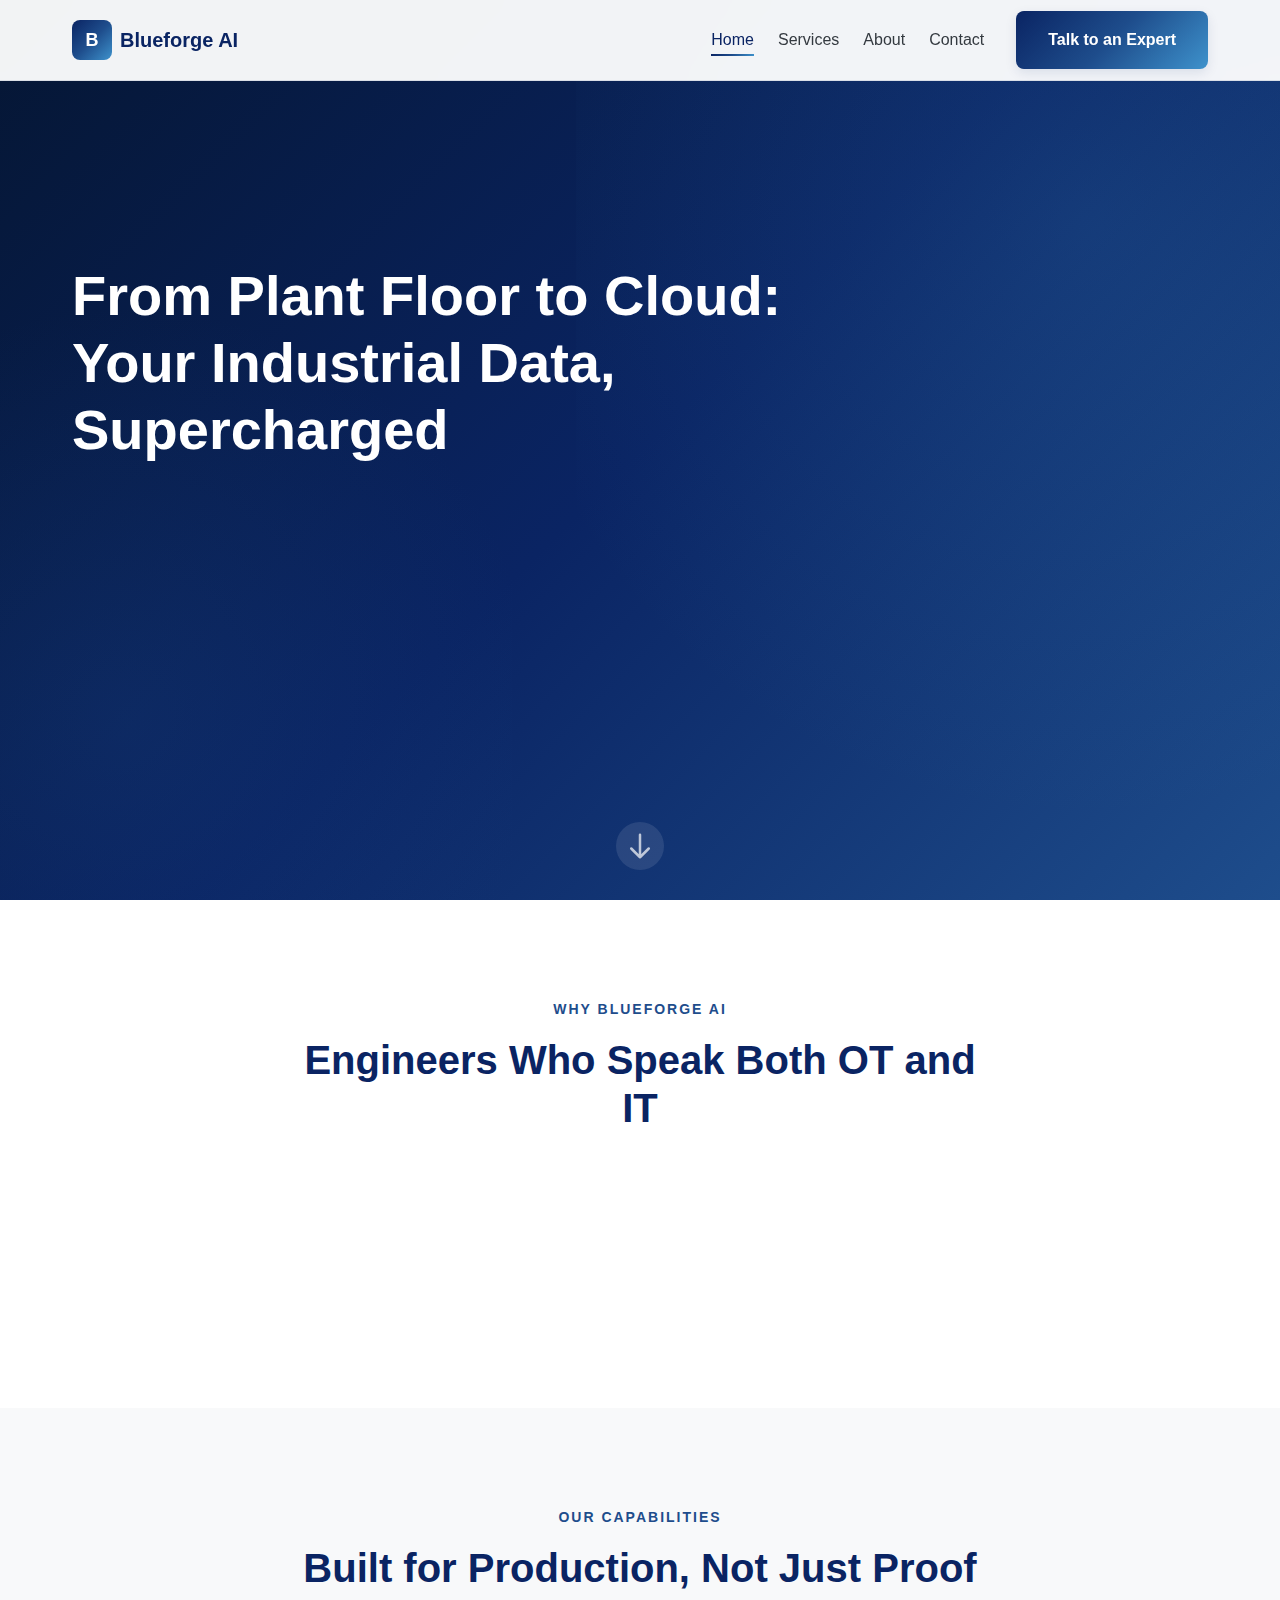
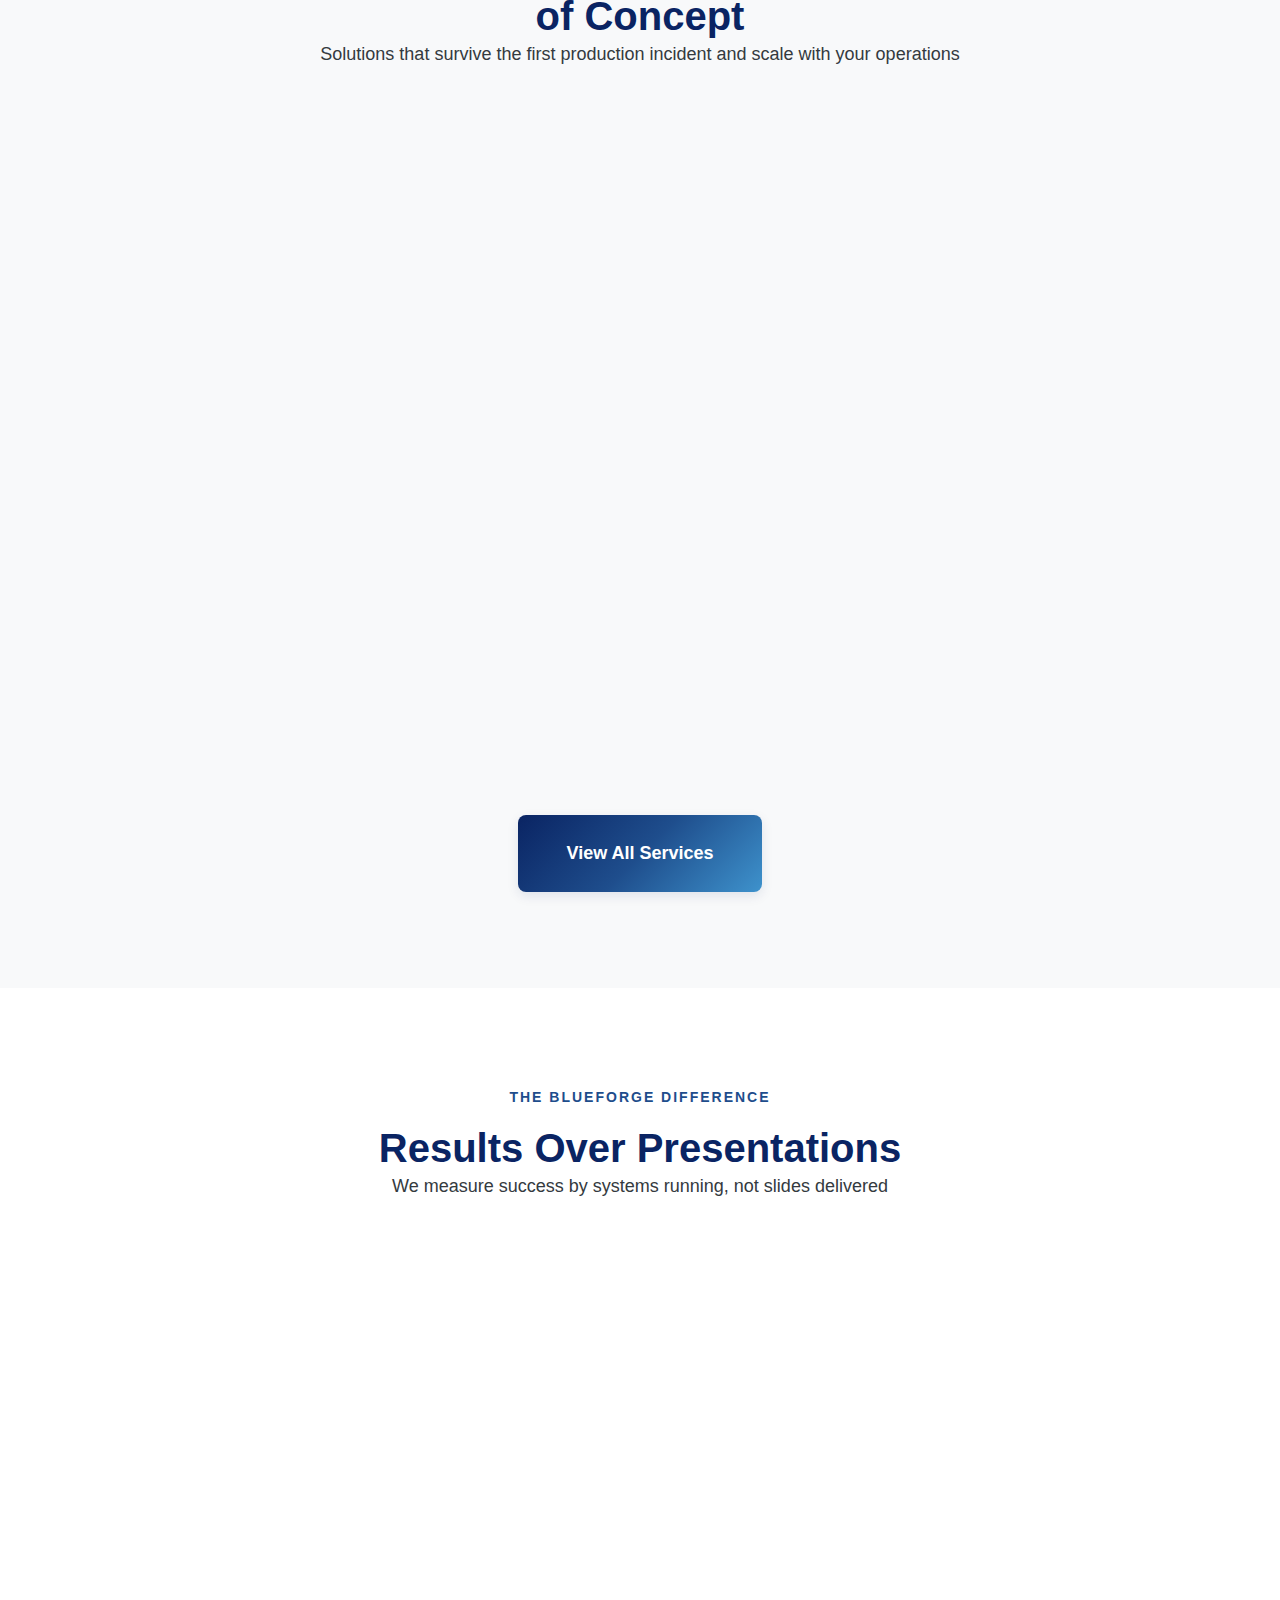
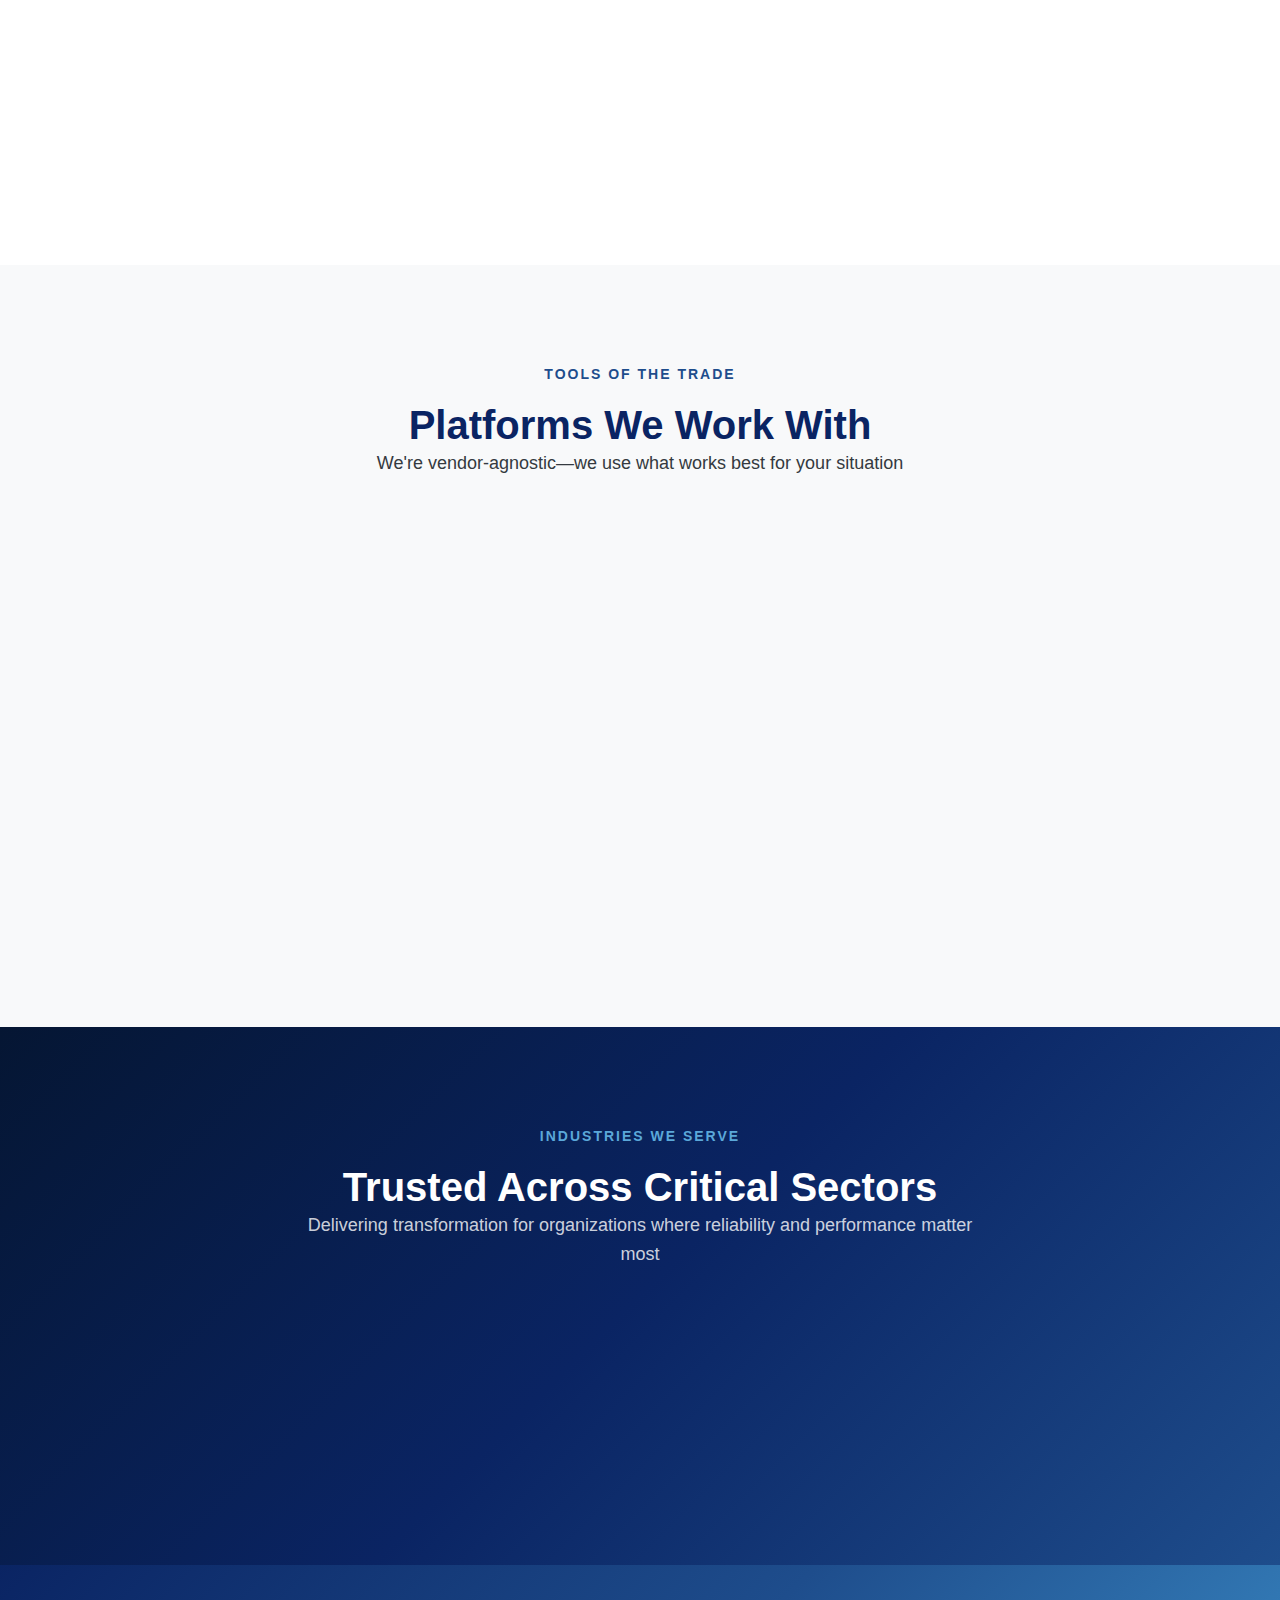
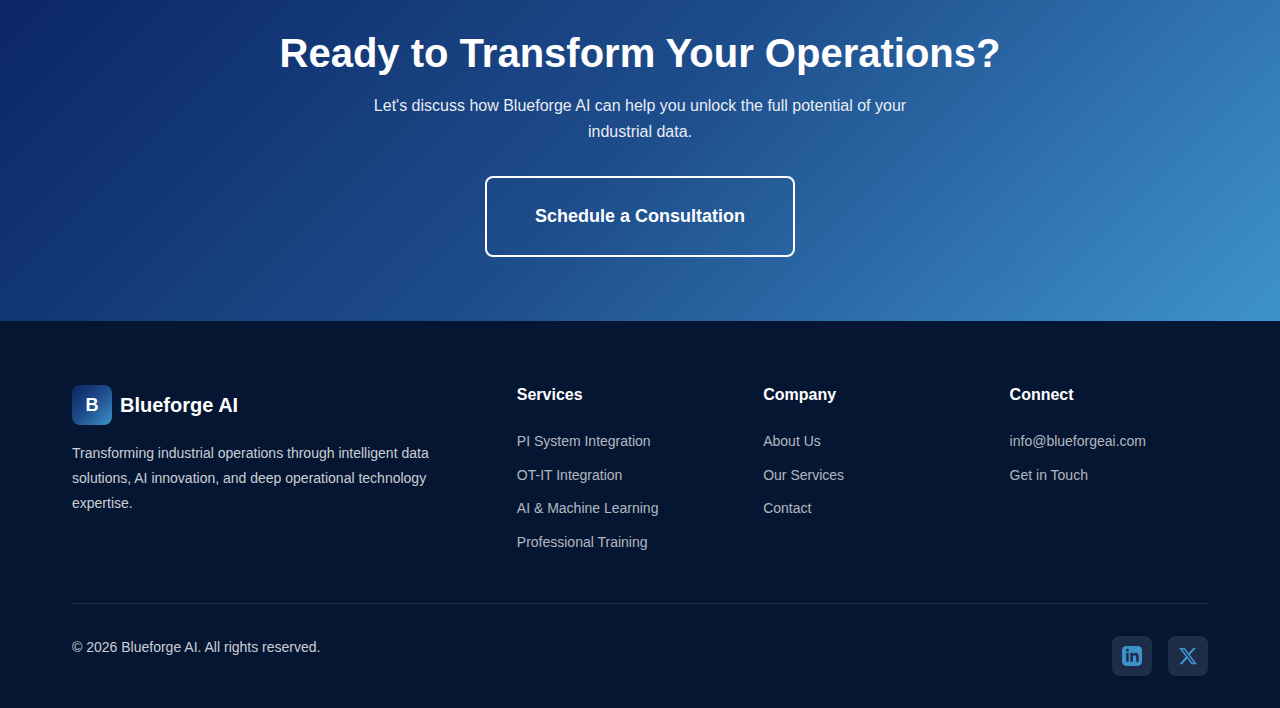
<file: index.html>
<!DOCTYPE html>
<html lang="en">

<head>
  <meta charset="UTF-8">
  <meta name="viewport" content="width=device-width, initial-scale=1.0">
  <meta http-equiv="X-UA-Compatible" content="IE=edge">

  <!-- Security Headers (for static hosting, configure in server/CDN) -->
  <meta http-equiv="Content-Security-Policy"
    content="default-src 'self'; script-src 'self' 'unsafe-inline' https://static.cloudflareinsights.com; style-src 'self' 'unsafe-inline' https://fonts.googleapis.com; font-src 'self' https://fonts.gstatic.com; img-src 'self' data: https:; connect-src 'self' https://api.web3forms.com https://cloudflareinsights.com;">
  <meta http-equiv="X-Content-Type-Options" content="nosniff">

  <meta http-equiv="Referrer-Policy" content="strict-origin-when-cross-origin">
  <meta http-equiv="Permissions-Policy" content="geolocation=(), microphone=(), camera=()">

  <!-- SEO Meta Tags -->
  <title>Blueforge AI | Industrial Digital Transformation & AI Solutions</title>
  <meta name="description"
    content="Blueforge AI delivers industrial digital transformation solutions including PI System integration, OT-IT connectivity, IIoT platforms, and AI/ML for manufacturing, utilities, and energy companies.">
  <meta name="keywords"
    content="industrial digital transformation, PI System, AVEVA, ThingWorx, IIoT, industrial AI, OT-IT integration, manufacturing, energy, utilities">
  <meta name="author" content="Blueforge AI">
  <meta name="robots" content="index, follow">
  <link rel="canonical" href="https://blueforgeai.com/">

  <!-- Open Graph / Social -->
  <meta property="og:type" content="website">
  <meta property="og:url" content="https://blueforgeai.com/">
  <meta property="og:title" content="Blueforge AI | Industrial Digital Transformation & AI Solutions">
  <meta property="og:description"
    content="Transform your industrial operations with data, AI, and intelligent automation. Expert PI System, IIoT, and industrial AI solutions.">
  <meta property="og:site_name" content="Blueforge AI">

  <!-- Twitter -->
  <meta name="twitter:card" content="summary_large_image">
  <meta name="twitter:title" content="Blueforge AI | Industrial Digital Transformation">
  <meta name="twitter:description"
    content="Transform your industrial operations with data, AI, and intelligent automation.">

  <!-- Favicon -->
  <link rel="icon" type="image/png" href="favicon.png">
  <link rel="apple-touch-icon" href="favicon.png">

  <!-- Fonts - Optimized Loading -->
  <link rel="preconnect" href="https://fonts.googleapis.com">
  <link rel="preconnect" href="https://fonts.gstatic.com" crossorigin>
  <link rel="preload" href="https://fonts.googleapis.com/css2?family=Inter:wght@400;500;600;700&display=swap" as="style"
    onload="this.onload=null;this.rel='stylesheet'">
  <noscript>
    <link rel="stylesheet" href="https://fonts.googleapis.com/css2?family=Inter:wght@400;500;600;700&display=swap">
  </noscript>

  <!-- Styles -->
  <link rel="stylesheet" href="css/styles.css">
  <link rel="stylesheet" href="css/animations.css">
  <link rel="stylesheet" href="css/security.css">
</head>

<body>
  <!-- Header -->
  <header class="header" role="banner">
    <div class="container">
      <a href="index.html" class="logo" aria-label="Blueforge AI Home">
        <span class="logo-icon">B</span>
        <span>Blueforge AI</span>
      </a>

      <nav class="nav" role="navigation" aria-label="Main navigation">
        <ul class="nav-links">
          <li><a href="index.html" class="nav-link active">Home</a></li>
          <li><a href="services.html" class="nav-link">Services</a></li>
          <li><a href="about.html" class="nav-link">About</a></li>
          <li><a href="contact.html" class="nav-link">Contact</a></li>
        </ul>
        <a href="contact.html" class="btn btn-primary">Talk to an Expert</a>

        <button class="mobile-toggle" aria-label="Toggle navigation" aria-expanded="false">
          <span></span>
          <span></span>
          <span></span>
        </button>
      </nav>
    </div>
  </header>

  <!-- Main Content -->
  <main id="main-content" role="main">

    <!-- Hero Section -->
    <section class="hero" id="hero">
      <div class="container">
        <div class="hero-content">
          <h1>From Plant Floor to Cloud: Your Industrial Data, Supercharged</h1>
          <p class="hero-subtitle">
            Stop drowning in disconnected data silos. We architect end-to-end data pipelines that connect
            your sensors, PLCs, and historians to modern analytics—delivering real-time visibility
            and predictive intelligence that actually moves the needle.
          </p>
          <div class="hero-cta">
            <a href="services.html" class="btn btn-primary btn-lg">Explore Our Services</a>
            <a href="contact.html" class="btn btn-outline btn-lg">Talk to an Expert</a>
          </div>
        </div>
      </div>

      <!-- Scroll Indicator -->
      <a href="#about-intro" class="scroll-indicator" aria-label="Scroll to learn more">
        <svg xmlns="http://www.w3.org/2000/svg" fill="none" viewBox="0 0 24 24" stroke="currentColor">
          <path stroke-linecap="round" stroke-linejoin="round" stroke-width="2" d="M19 14l-7 7m0 0l-7-7m7 7V3" />
        </svg>
      </a>
    </section>

    <!-- About Intro -->
    <section class="section" id="about-intro">
      <div class="container">
        <div class="section-header">
          <span class="section-label">Why Blueforge AI</span>
          <h2>Engineers Who Speak Both OT and IT</h2>
          <p class="fade-in">
            We're not just consultants—we're hands-on engineers who've spent years on plant floors,
            in control rooms, and building production systems. We understand that 99.9% uptime isn't
            a nice-to-have, it's the baseline. That's why we build robust, maintainable solutions
            that your team can actually support.
          </p>
        </div>
      </div>
    </section>

    <!-- Services Section -->
    <section class="section section-alt" id="services">
      <div class="container">
        <div class="section-header">
          <span class="section-label">Our Capabilities</span>
          <h2>Built for Production, Not Just Proof of Concept</h2>
          <p>Solutions that survive the first production incident and scale with your operations</p>
        </div>

        <div class="grid grid-3">
          <!-- Service Card 1 -->
          <article class="card service-card fade-in fade-in-delay-1">
            <div class="card-icon">
              <svg xmlns="http://www.w3.org/2000/svg" fill="none" viewBox="0 0 24 24" stroke="currentColor">
                <path stroke-linecap="round" stroke-linejoin="round" stroke-width="2"
                  d="M5 12h14M5 12a2 2 0 01-2-2V6a2 2 0 012-2h14a2 2 0 012 2v4a2 2 0 01-2 2M5 12a2 2 0 00-2 2v4a2 2 0 002 2h14a2 2 0 002-2v-4a2 2 0 00-2-2m-2-4h.01M17 16h.01" />
              </svg>
            </div>
            <h3>Historian Architecture</h3>
            <p>Right-sized deployments that balance cost with performance. We design data collection
              strategies that capture what matters without drowning your infrastructure in noise.</p>
          </article>

          <!-- Service Card 2 -->
          <article class="card service-card fade-in fade-in-delay-2">
            <div class="card-icon">
              <svg xmlns="http://www.w3.org/2000/svg" fill="none" viewBox="0 0 24 24" stroke="currentColor">
                <path stroke-linecap="round" stroke-linejoin="round" stroke-width="2"
                  d="M9 19v-6a2 2 0 00-2-2H5a2 2 0 00-2 2v6a2 2 0 002 2h2a2 2 0 002-2zm0 0V9a2 2 0 012-2h2a2 2 0 012 2v10m-6 0a2 2 0 002 2h2a2 2 0 002-2m0 0V5a2 2 0 012-2h2a2 2 0 012 2v14a2 2 0 01-2 2h-2a2 2 0 01-2-2z" />
              </svg>
            </div>
            <h3>Operator Dashboards</h3>
            <p>Displays that operators actually use. We build intuitive HMIs and dashboards that surface
              the right information at the right time—no training manual required.</p>
          </article>

          <!-- Service Card 3 -->
          <article class="card service-card fade-in fade-in-delay-3">
            <div class="card-icon">
              <svg xmlns="http://www.w3.org/2000/svg" fill="none" viewBox="0 0 24 24" stroke="currentColor">
                <path stroke-linecap="round" stroke-linejoin="round" stroke-width="2"
                  d="M8 9l3 3-3 3m5 0h3M5 20h14a2 2 0 002-2V6a2 2 0 00-2-2H5a2 2 0 00-2 2v12a2 2 0 002 2z" />
              </svg>
            </div>
            <h3>Data Bridge Engineering</h3>
            <p>Secure, reliable connections between shop floor and cloud. We handle the edge cases,
              network failures, and protocol translations that break most integrations.</p>
          </article>

          <!-- Service Card 4 -->
          <article class="card service-card fade-in fade-in-delay-4">
            <div class="card-icon">
              <svg xmlns="http://www.w3.org/2000/svg" fill="none" viewBox="0 0 24 24" stroke="currentColor">
                <path stroke-linecap="round" stroke-linejoin="round" stroke-width="2"
                  d="M9.75 17L9 20l-1 1h8l-1-1-.75-3M3 13h18M5 17h14a2 2 0 002-2V5a2 2 0 00-2-2H5a2 2 0 00-2 2v10a2 2 0 002 2z" />
              </svg>
            </div>
            <h3>Connected Operations</h3>
            <p>Turn your equipment into smart assets. We deploy edge analytics and cloud connectivity
              that work even when the network doesn't.
            </p>
          </article>

          <!-- Service Card 5 -->
          <article class="card service-card fade-in fade-in-delay-5">
            <div class="card-icon">
              <svg xmlns="http://www.w3.org/2000/svg" fill="none" viewBox="0 0 24 24" stroke="currentColor">
                <path stroke-linecap="round" stroke-linejoin="round" stroke-width="2"
                  d="M9.663 17h4.673M12 3v1m6.364 1.636l-.707.707M21 12h-1M4 12H3m3.343-5.657l-.707-.707m2.828 9.9a5 5 0 117.072 0l-.548.547A3.374 3.374 0 0014 18.469V19a2 2 0 11-4 0v-.531c0-.895-.356-1.754-.988-2.386l-.548-.547z" />
              </svg>
            </div>
            <h3>Predictive Intelligence</h3>
            <p>ML models trained on your process data, not generic benchmarks. We build models that
              understand your equipment, your products, and your edge cases.</p>
          </article>

          <!-- Service Card 6 -->
          <article class="card service-card fade-in fade-in-delay-6">
            <div class="card-icon">
              <svg xmlns="http://www.w3.org/2000/svg" fill="none" viewBox="0 0 24 24" stroke="currentColor">
                <path stroke-linecap="round" stroke-linejoin="round" stroke-width="2"
                  d="M12 6.253v13m0-13C10.832 5.477 9.246 5 7.5 5S4.168 5.477 3 6.253v13C4.168 18.477 5.754 18 7.5 18s3.332.477 4.5 1.253m0-13C13.168 5.477 14.754 5 16.5 5c1.747 0 3.332.477 4.5 1.253v13C19.832 18.477 18.247 18 16.5 18c-1.746 0-3.332.477-4.5 1.253" />
              </svg>
            </div>
            <h3>Team Enablement</h3>
            <p>We don't just build and leave. We train your team to own and extend the solutions,
              with documentation that engineers actually read.</p>
          </article>
        </div>

        <div class="text-center mt-xl">
          <a href="services.html" class="btn btn-primary btn-lg">View All Services</a>
        </div>
      </div>
    </section>

    <!-- Why Blueforge AI -->
    <section class="section" id="why-us">
      <div class="container">
        <div class="section-header">
          <span class="section-label">The Blueforge Difference</span>
          <h2>Results Over Presentations</h2>
          <p>We measure success by systems running, not slides delivered</p>
        </div>

        <div class="feature-list">
          <div class="feature-item fade-in">
            <div class="feature-icon">
              <svg xmlns="http://www.w3.org/2000/svg" fill="none" viewBox="0 0 24 24" stroke="currentColor" width="28"
                height="28">
                <path stroke-linecap="round" stroke-linejoin="round" stroke-width="2"
                  d="M9 12l2 2 4-4M7.835 4.697a3.42 3.42 0 001.946-.806 3.42 3.42 0 014.438 0 3.42 3.42 0 001.946.806 3.42 3.42 0 013.138 3.138 3.42 3.42 0 00.806 1.946 3.42 3.42 0 010 4.438 3.42 3.42 0 00-.806 1.946 3.42 3.42 0 01-3.138 3.138 3.42 3.42 0 00-1.946.806 3.42 3.42 0 01-4.438 0 3.42 3.42 0 00-1.946-.806 3.42 3.42 0 01-3.138-3.138 3.42 3.42 0 00-.806-1.946 3.42 3.42 0 010-4.438 3.42 3.42 0 00.806-1.946 3.42 3.42 0 013.138-3.138z" />
              </svg>
            </div>
            <h3>Production Battle-Tested</h3>
            <p>Our solutions run in 24/7 environments. We've handled the 3AM outages, the edge cases,
              and the "it worked in staging" surprises.</p>
          </div>
        </div>

        <div class="feature-item fade-in">
          <div class="feature-icon">
            <svg xmlns="http://www.w3.org/2000/svg" fill="none" viewBox="0 0 24 24" stroke="currentColor" width="28"
              height="28">
              <path stroke-linecap="round" stroke-linejoin="round" stroke-width="2"
                d="M12 15v2m-6 4h12a2 2 0 002-2v-6a2 2 0 00-2-2H6a2 2 0 00-2 2v6a2 2 0 002 2zm10-10V7a4 4 0 00-8 0v4h8z" />
            </svg>
          </div>
          <div class="feature-content">
            <h3>Security by Design</h3>
            <p>ISA/IEC 62443 isn't just a checkbox. We architect with security zones, conduits,
              and defense-in-depth from day one.</p>
          </div>
        </div>

        <div class="feature-item fade-in">
          <div class="feature-icon">
            <svg xmlns="http://www.w3.org/2000/svg" fill="none" viewBox="0 0 24 24" stroke="currentColor" width="28"
              height="28">
              <path stroke-linecap="round" stroke-linejoin="round" stroke-width="2" d="M13 10V3L4 14h7v7l9-11h-7z" />
            </svg>
          </div>
          <div class="feature-content">
            <h3>Weeks, Not Months</h3>
            <p>Our modular approach means you see value fast. Pilot in weeks, scale when it works,
              iterate based on real feedback.</p>
          </div>
        </div>

        <div class="feature-item fade-in">
          <div class="feature-icon">
            <svg xmlns="http://www.w3.org/2000/svg" fill="none" viewBox="0 0 24 24" stroke="currentColor" width="28"
              height="28">
              <path stroke-linecap="round" stroke-linejoin="round" stroke-width="2"
                d="M17 20h5v-2a3 3 0 00-5.356-1.857M17 20H7m10 0v-2c0-.656-.126-1.283-.356-1.857M7 20H2v-2a3 3 0 015.356-1.857M7 20v-2c0-.656.126-1.283.356-1.857m0 0a5.002 5.002 0 019.288 0M15 7a3 3 0 11-6 0 3 3 0 016 0zm6 3a2 2 0 11-4 0 2 2 0 014 0zM7 10a2 2 0 11-4 0 2 2 0 014 0z" />
            </svg>
          </div>
          <div class="feature-content">
            <h3>Partnership, Not Projects</h3>
            <p>We stick around. Most of our clients have worked with us for years, not because they're
              locked in, but because we keep delivering.</p>
          </div>
        </div>
      </div>
      </div>
    </section>

    <!-- Technologies Section -->
    <section class="section section-alt" id="technologies">
      <div class="container">
        <div class="section-header">
          <span class="section-label">Tools of the Trade</span>
          <h2>Platforms We Work With</h2>
          <p>We're vendor-agnostic—we use what works best for your situation</p>
        </div>

        <div class="tech-grid">
          <div class="tech-item fade-in">
            <div class="tech-icon">PI</div>
            <span>AVEVA PI System</span>
          </div>
          <div class="tech-item fade-in">
            <div class="tech-icon">Tx</div>
            <span>ThingWorx</span>
          </div>
          <div class="tech-item fade-in">
            <div class="tech-icon">AT</div>
            <span>AspenTech</span>
          </div>
          <div class="tech-item fade-in">
            <div class="tech-icon">IM</div>
            <span>Inmation</span>
          </div>
          <div class="tech-item fade-in">
            <div class="tech-icon">CH</div>
            <span>Canary Historian</span>
          </div>
          <div class="tech-item fade-in">
            <div class="tech-icon">TD</div>
            <span>TDengine</span>
          </div>
          <div class="tech-item fade-in">
            <div class="tech-icon">AI</div>
            <span>AI / ML</span>
          </div>
          <div class="tech-item fade-in">
            <div class="tech-icon">IoT</div>
            <span>Industrial IoT</span>
          </div>
        </div>
      </div>
    </section>

    <!-- Industries Section -->
    <section class="section section-dark" id="industries">
      <div class="container">
        <div class="section-header">
          <span class="section-label" style="color: var(--accent-light);">Industries We Serve</span>
          <h2>Trusted Across Critical Sectors</h2>
          <p style="color: rgba(255,255,255,0.8);">Delivering transformation for organizations where reliability and
            performance matter most</p>
        </div>

        <div class="industry-grid">
          <div class="industry-item fade-in">
            <svg xmlns="http://www.w3.org/2000/svg" fill="none" viewBox="0 0 24 24" stroke="currentColor">
              <path stroke-linecap="round" stroke-linejoin="round" stroke-width="2"
                d="M19 21V5a2 2 0 00-2-2H7a2 2 0 00-2 2v16m14 0h2m-2 0h-5m-9 0H3m2 0h5M9 7h1m-1 4h1m4-4h1m-1 4h1m-5 10v-5a1 1 0 011-1h2a1 1 0 011 1v5m-4 0h4" />
            </svg>
            <span>Manufacturing</span>
          </div>
          <div class="industry-item fade-in">
            <svg xmlns="http://www.w3.org/2000/svg" fill="none" viewBox="0 0 24 24" stroke="currentColor">
              <path stroke-linecap="round" stroke-linejoin="round" stroke-width="2" d="M13 10V3L4 14h7v7l9-11h-7z" />
            </svg>
            <span>Energy & Power</span>
          </div>
          <div class="industry-item fade-in">
            <svg xmlns="http://www.w3.org/2000/svg" fill="none" viewBox="0 0 24 24" stroke="currentColor">
              <path stroke-linecap="round" stroke-linejoin="round" stroke-width="2"
                d="M8 14v3m4-3v3m4-3v3M3 21h18M3 10h18M3 7l9-4 9 4M4 10h16v11H4V10z" />
            </svg>
            <span>Oil & Gas</span>
          </div>
          <div class="industry-item fade-in">
            <svg xmlns="http://www.w3.org/2000/svg" fill="none" viewBox="0 0 24 24" stroke="currentColor">
              <path stroke-linecap="round" stroke-linejoin="round" stroke-width="2"
                d="M19.428 15.428a2 2 0 00-1.022-.547l-2.387-.477a6 6 0 00-3.86.517l-.318.158a6 6 0 01-3.86.517L6.05 15.21a2 2 0 00-1.806.547M8 4h8l-1 1v5.172a2 2 0 00.586 1.414l5 5c1.26 1.26.367 3.414-1.415 3.414H4.828c-1.782 0-2.674-2.154-1.414-3.414l5-5A2 2 0 009 10.172V5L8 4z" />
            </svg>
            <span>Chemicals</span>
          </div>
          <div class="industry-item fade-in">
            <svg xmlns="http://www.w3.org/2000/svg" fill="none" viewBox="0 0 24 24" stroke="currentColor">
              <path stroke-linecap="round" stroke-linejoin="round" stroke-width="2"
                d="M4.318 6.318a4.5 4.5 0 000 6.364L12 20.364l7.682-7.682a4.5 4.5 0 00-6.364-6.364L12 7.636l-1.318-1.318a4.5 4.5 0 00-6.364 0z" />
            </svg>
            <span>Utilities</span>
          </div>
          <div class="industry-item fade-in">
            <svg xmlns="http://www.w3.org/2000/svg" fill="none" viewBox="0 0 24 24" stroke="currentColor">
              <path stroke-linecap="round" stroke-linejoin="round" stroke-width="2"
                d="M9 3v2m6-2v2M9 19v2m6-2v2M5 9H3m2 6H3m18-6h-2m2 6h-2M7 19h10a2 2 0 002-2V7a2 2 0 00-2-2H7a2 2 0 00-2 2v10a2 2 0 002 2zM9 9h6v6H9V9z" />
            </svg>
            <span>Mining</span>
          </div>
        </div>
      </div>
    </section>

    <!-- CTA Section -->
    <section class="cta-section">
      <div class="container">
        <h2>Ready to Transform Your Operations?</h2>
        <p>Let's discuss how Blueforge AI can help you unlock the full potential of your industrial data.</p>
        <a href="contact.html" class="btn btn-outline btn-lg">Schedule a Consultation</a>
      </div>
    </section>

  </main>

  <!-- Footer -->
  <footer class="footer" role="contentinfo">
    <div class="container">
      <div class="footer-grid">
        <div class="footer-brand">
          <a href="index.html" class="logo" style="color: var(--white);">
            <span class="logo-icon">B</span>
            <span>Blueforge AI</span>
          </a>
          <p>Transforming industrial operations through intelligent data solutions, AI innovation, and deep operational
            technology expertise.</p>
        </div>

        <div>
          <h4>Services</h4>
          <ul class="footer-links">
            <li><a href="services.html#pi-system">PI System Integration</a></li>
            <li><a href="services.html#ot-it">OT-IT Integration</a></li>
            <li><a href="services.html#ai-ml">AI & Machine Learning</a></li>
            <li><a href="services.html#training">Professional Training</a></li>
          </ul>
        </div>

        <div>
          <h4>Company</h4>
          <ul class="footer-links">
            <li><a href="about.html">About Us</a></li>
            <li><a href="services.html">Our Services</a></li>
            <li><a href="contact.html">Contact</a></li>
          </ul>
        </div>

        <div>
          <h4>Connect</h4>
          <ul class="footer-links">
            <li><a href="mailto:info@blueforgeai.com">info@blueforgeai.com</a></li>
            <li><a href="contact.html">Get in Touch</a></li>
          </ul>
        </div>
      </div>

      <div class="footer-bottom">
        <p>&copy; 2026 Blueforge AI. All rights reserved.</p>
        <div class="social-links">
          <a href="#" class="social-link" aria-label="LinkedIn" rel="noopener noreferrer">
            <svg xmlns="http://www.w3.org/2000/svg" fill="currentColor" viewBox="0 0 24 24">
              <path
                d="M19 0h-14c-2.761 0-5 2.239-5 5v14c0 2.761 2.239 5 5 5h14c2.762 0 5-2.239 5-5v-14c0-2.761-2.238-5-5-5zm-11 19h-3v-11h3v11zm-1.5-12.268c-.966 0-1.75-.79-1.75-1.764s.784-1.764 1.75-1.764 1.75.79 1.75 1.764-.783 1.764-1.75 1.764zm13.5 12.268h-3v-5.604c0-3.368-4-3.113-4 0v5.604h-3v-11h3v1.765c1.396-2.586 7-2.777 7 2.476v6.759z" />
            </svg>
          </a>
          <a href="#" class="social-link" aria-label="Twitter" rel="noopener noreferrer">
            <svg xmlns="http://www.w3.org/2000/svg" fill="currentColor" viewBox="0 0 24 24">
              <path
                d="M18.244 2.25h3.308l-7.227 8.26 8.502 11.24H16.17l-5.214-6.817L4.99 21.75H1.68l7.73-8.835L1.254 2.25H8.08l4.713 6.231zm-1.161 17.52h1.833L7.084 4.126H5.117z" />
            </svg>
          </a>
        </div>
      </div>
    </div>
  </footer>

  <!-- JavaScript -->
  <script src="js/main.js" defer></script>
</body>

</html>
</file>
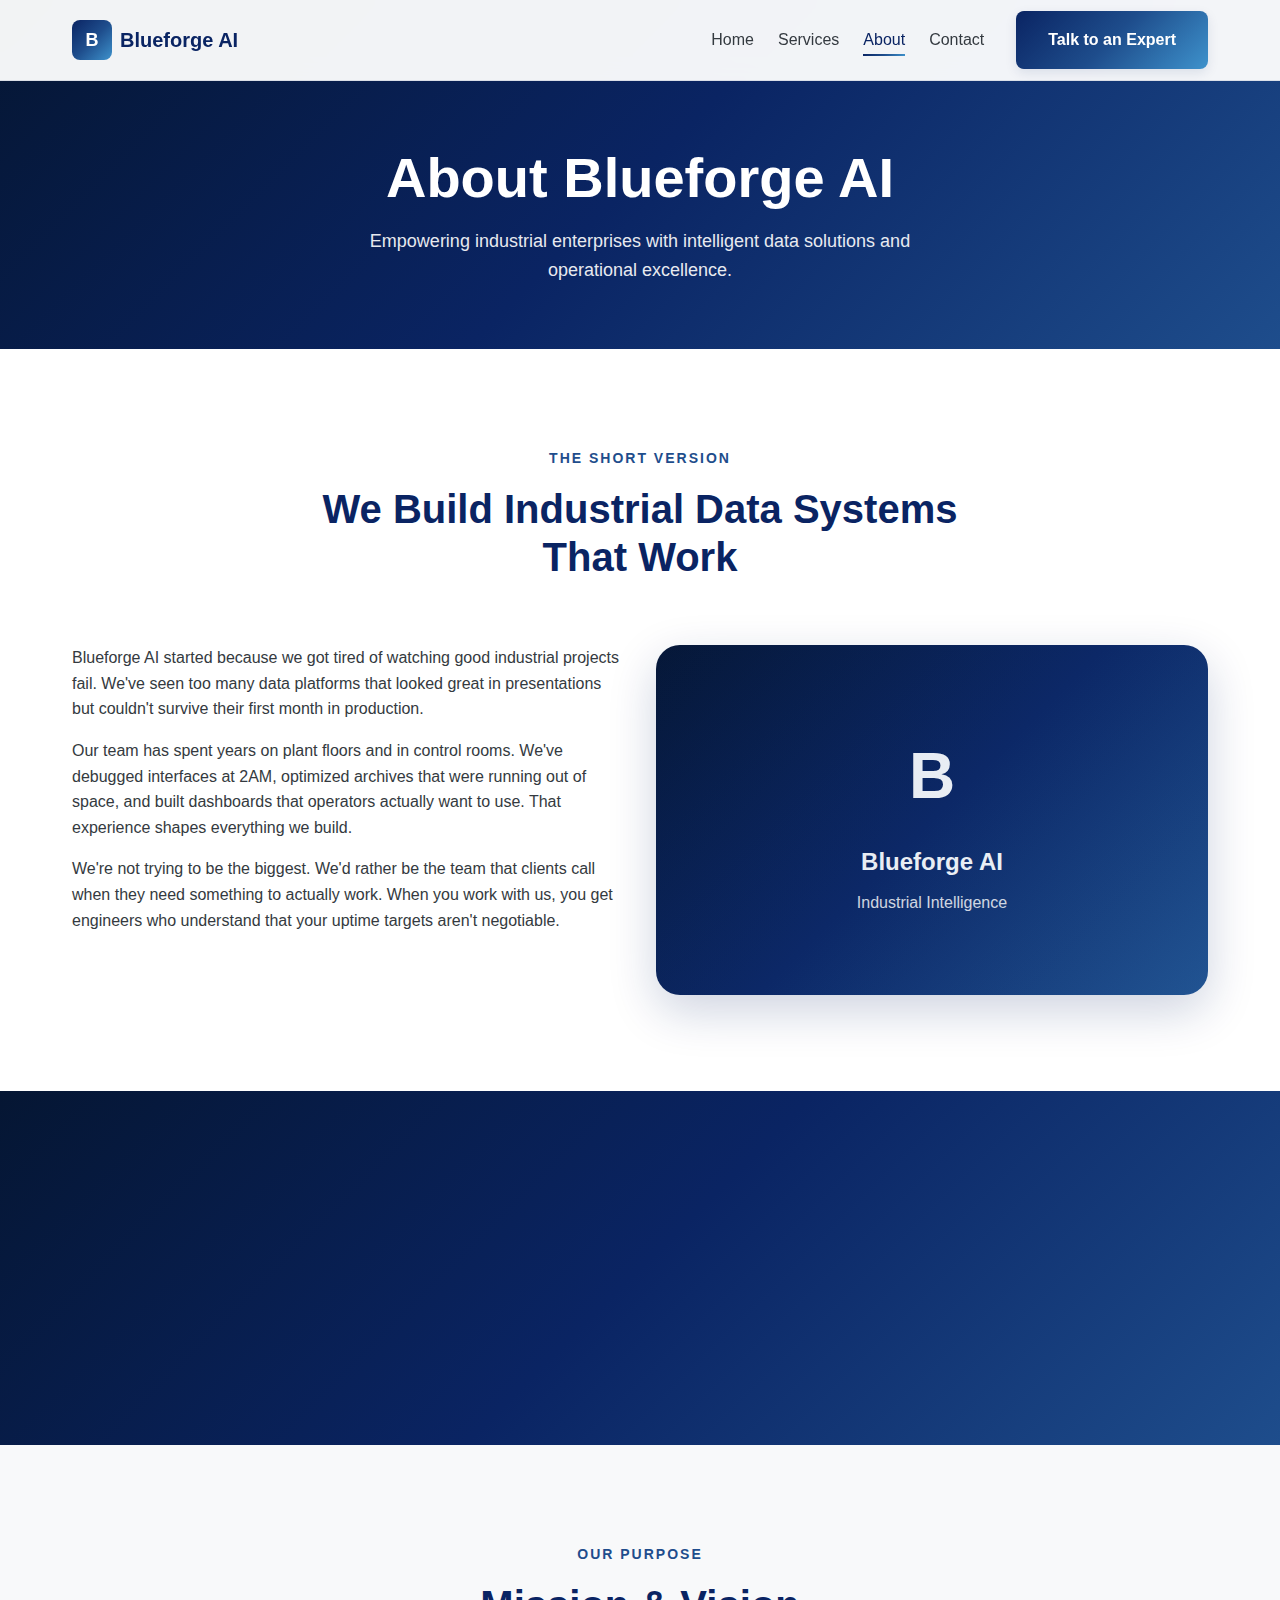
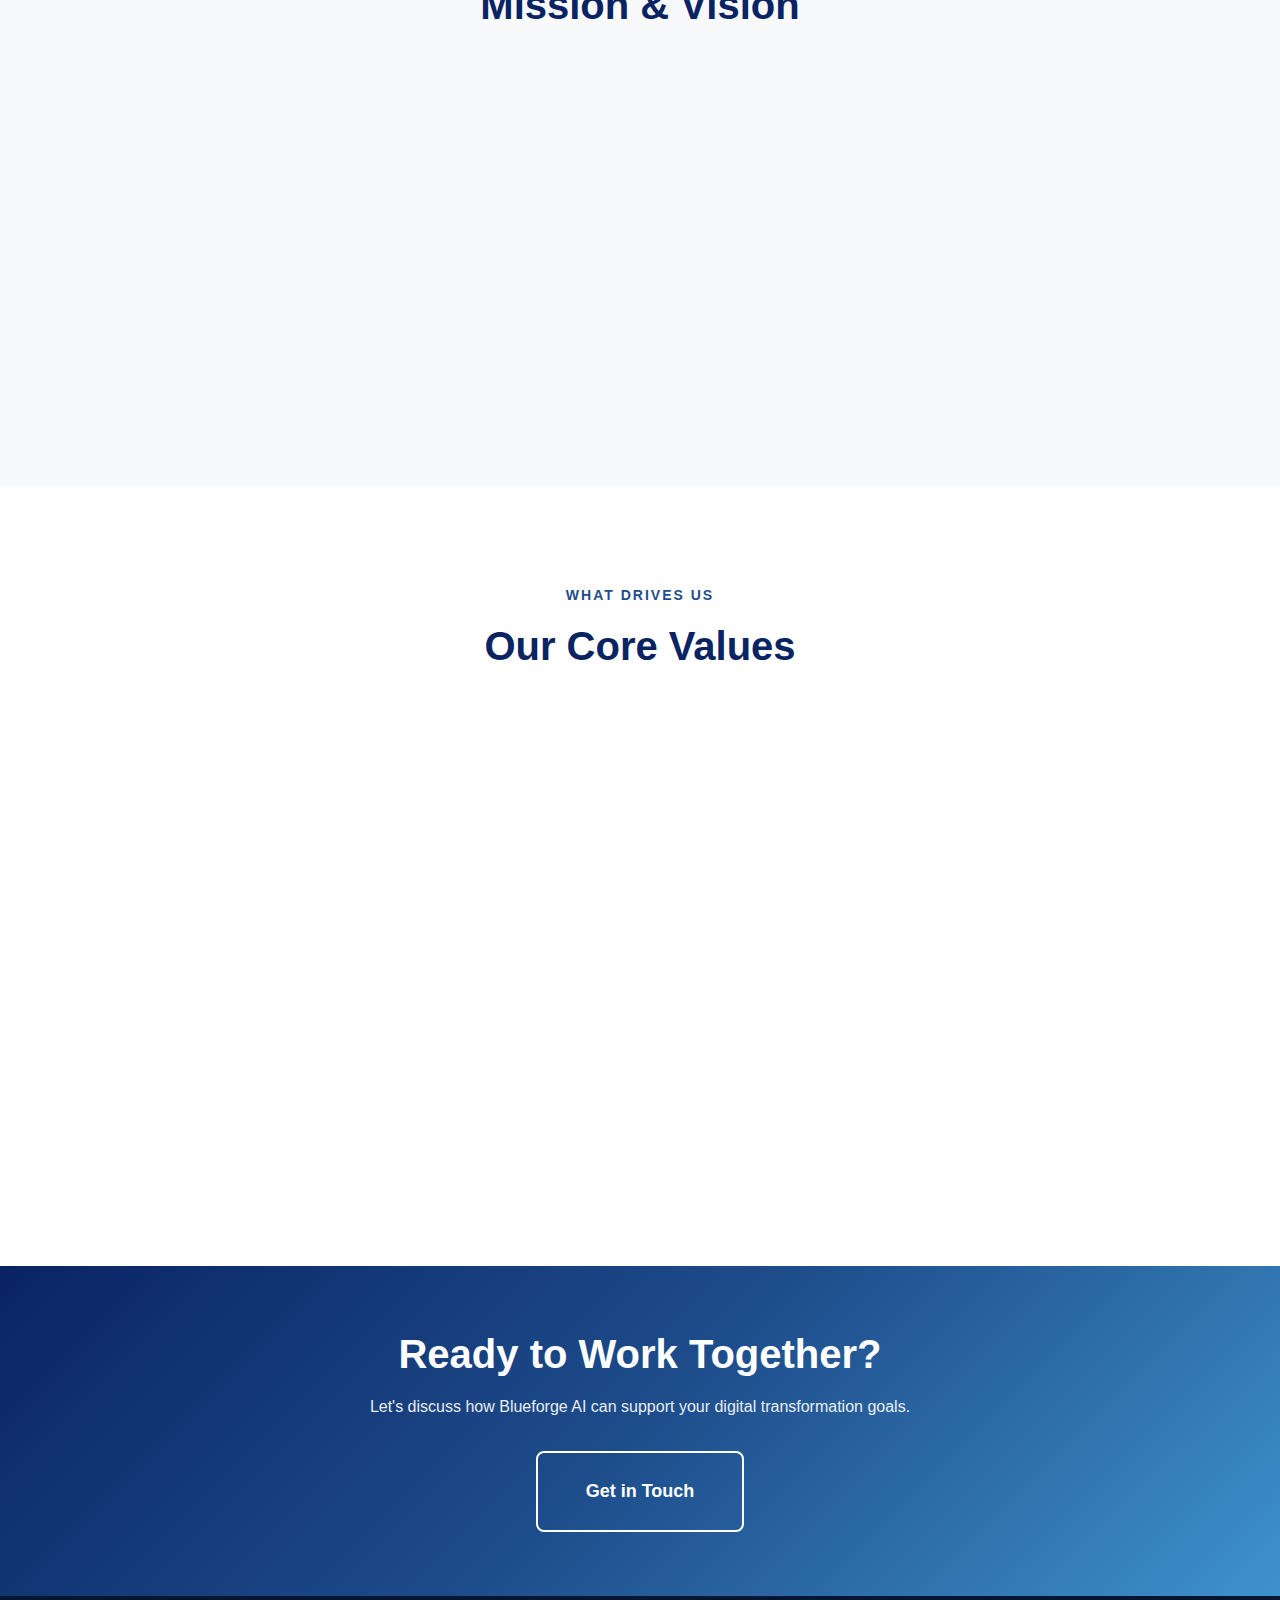
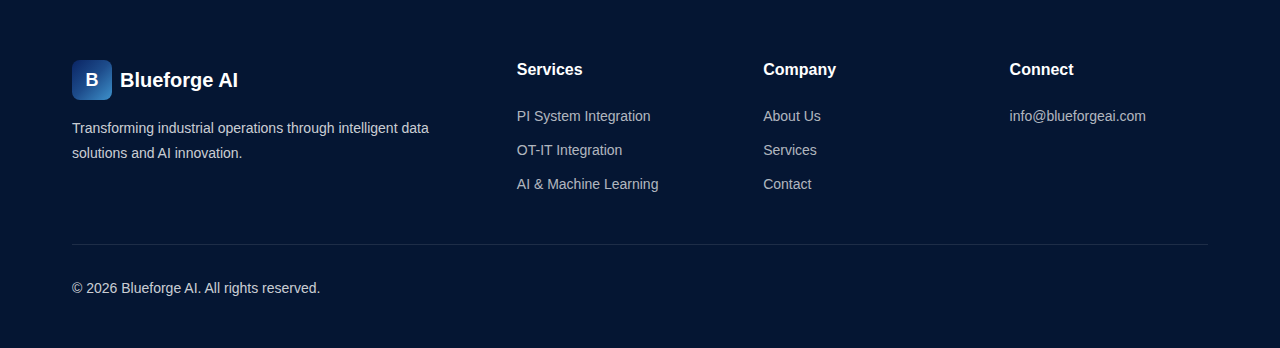
<file: about.html>
<!DOCTYPE html>
<html lang="en">

<head>
    <meta charset="UTF-8">
    <meta name="viewport" content="width=device-width, initial-scale=1.0">
    <meta http-equiv="X-UA-Compatible" content="IE=edge">

    <!-- Security Headers -->
    <meta http-equiv="Content-Security-Policy"
        content="default-src 'self'; script-src 'self' 'unsafe-inline' https://static.cloudflareinsights.com; style-src 'self' 'unsafe-inline' https://fonts.googleapis.com; font-src 'self' https://fonts.gstatic.com; img-src 'self' data: https:; connect-src 'self' https://api.web3forms.com https://cloudflareinsights.com;">
    <meta http-equiv="X-Content-Type-Options" content="nosniff">
    <meta http-equiv="Referrer-Policy" content="strict-origin-when-cross-origin">

    <!-- SEO -->
    <title>About Us | Blueforge AI - Industrial Digital Transformation Experts</title>
    <meta name="description"
        content="Learn about Blueforge AI - your trusted partner for industrial digital transformation, PI System expertise, and industrial AI/ML implementation.">
    <link rel="canonical" href="https://blueforgeai.com/about">

    <!-- Favicon -->
    <link rel="icon" type="image/png" href="favicon.png">
    <link rel="apple-touch-icon" href="favicon.png">

    <!-- Fonts - Optimized Loading -->
    <link rel="preconnect" href="https://fonts.googleapis.com">
    <link rel="preconnect" href="https://fonts.gstatic.com" crossorigin>
    <link rel="preload" href="https://fonts.googleapis.com/css2?family=Inter:wght@400;500;600;700&display=swap"
        as="style" onload="this.onload=null;this.rel='stylesheet'">
    <noscript>
        <link rel="stylesheet" href="https://fonts.googleapis.com/css2?family=Inter:wght@400;500;600;700&display=swap">
    </noscript>

    <!-- Styles -->
    <link rel="stylesheet" href="css/styles.css">
    <link rel="stylesheet" href="css/animations.css">
    <link rel="stylesheet" href="css/security.css">
</head>

<body>
    <!-- Header -->
    <header class="header" role="banner">
        <div class="container">
            <a href="index.html" class="logo" aria-label="Blueforge AI Home">
                <span class="logo-icon">B</span>
                <span>Blueforge AI</span>
            </a>
            <nav class="nav" role="navigation">
                <ul class="nav-links">
                    <li><a href="index.html" class="nav-link">Home</a></li>
                    <li><a href="services.html" class="nav-link">Services</a></li>
                    <li><a href="about.html" class="nav-link active">About</a></li>
                    <li><a href="contact.html" class="nav-link">Contact</a></li>
                </ul>
                <a href="contact.html" class="btn btn-primary">Talk to an Expert</a>
                <button class="mobile-toggle"
                    aria-label="Toggle navigation"><span></span><span></span><span></span></button>
            </nav>
        </div>
    </header>

    <!-- Main Content -->
    <main id="main-content" role="main">

        <!-- Page Header -->
        <section class="page-header">
            <div class="container">
                <h1>About Blueforge AI</h1>
                <p>Empowering industrial enterprises with intelligent data solutions and operational excellence.</p>
            </div>
        </section>

        <!-- Who We Are -->
        <section class="section">
            <div class="container">
                <div class="section-header">
                    <span class="section-label">The Short Version</span>
                    <h2>We Build Industrial Data Systems That Work</h2>
                </div>
                <div class="grid grid-2 fade-in">
                    <div>
                        <p>Blueforge AI started because we got tired of watching good industrial projects fail.
                            We've seen too many data platforms that looked great in presentations but couldn't
                            survive their first month in production.</p>
                        <p>Our team has spent years on plant floors and in control rooms. We've debugged interfaces
                            at 2AM, optimized archives that were running out of space, and built dashboards that
                            operators actually want to use. That experience shapes everything we build.</p>
                        <p>We're not trying to be the biggest. We'd rather be the team that clients call when
                            they need something to actually work. When you work with us, you get engineers who
                            understand that your uptime targets aren't negotiable.</p>
                    </div>
                    <div class="about-image fade-in-right"
                        style="background: var(--gradient-hero); min-height: 350px; display: flex; align-items: center; justify-content: center; border-radius: var(--border-radius-xl);">
                        <div style="color: white; text-align: center; padding: 2rem;">
                            <div style="font-size: 4rem; font-weight: 700; margin-bottom: 1rem;">B</div>
                            <div style="font-size: 1.5rem; font-weight: 600;">Blueforge AI</div>
                            <div style="opacity: 0.8; margin-top: 0.5rem;">Industrial Intelligence</div>
                        </div>
                    </div>
                </div>
            </div>
        </section>

        <!-- Stats Section -->
        <section class="section section-dark">
            <div class="container">
                <div class="stats-grid">
                    <div class="stat-item fade-in"><span class="stat-number">50+</span><span class="stat-label">Projects
                            Delivered</span></div>
                    <div class="stat-item fade-in"><span class="stat-number">10+</span><span
                            class="stat-label">Industries
                            Served</span></div>
                    <div class="stat-item fade-in"><span class="stat-number">99%</span><span class="stat-label">Client
                            Satisfaction</span></div>
                    <div class="stat-item fade-in"><span class="stat-number">24/7</span><span class="stat-label">Support
                            Available</span></div>
                </div>
            </div>
        </section>

        <!-- Mission & Vision -->
        <section class="section section-alt">
            <div class="container">
                <div class="section-header">
                    <span class="section-label">Our Purpose</span>
                    <h2>Mission & Vision</h2>
                </div>
                <div class="grid grid-2">
                    <div class="card fade-in">
                        <div class="card-icon"><svg xmlns="http://www.w3.org/2000/svg" fill="none" viewBox="0 0 24 24"
                                stroke="currentColor">
                                <path stroke-linecap="round" stroke-linejoin="round" stroke-width="2"
                                    d="M13 10V3L4 14h7v7l9-11h-7z" />
                            </svg></div>
                        <h3>Our Mission</h3>
                        <p>To accelerate industrial digital transformation by providing expert solutions that bridge
                            operational technology with modern data intelligence. We empower organizations to make
                            faster,
                            smarter decisions.</p>
                    </div>
                    <div class="card fade-in">
                        <div class="card-icon"><svg xmlns="http://www.w3.org/2000/svg" fill="none" viewBox="0 0 24 24"
                                stroke="currentColor">
                                <path stroke-linecap="round" stroke-linejoin="round" stroke-width="2"
                                    d="M15 12a3 3 0 11-6 0 3 3 0 016 0z" />
                                <path stroke-linecap="round" stroke-linejoin="round" stroke-width="2"
                                    d="M2.458 12C3.732 7.943 7.523 5 12 5c4.478 0 8.268 2.943 9.542 7-1.274 4.057-5.064 7-9.542 7-4.477 0-8.268-2.943-9.542-7z" />
                            </svg></div>
                        <h3>Our Vision</h3>
                        <p>To be the trusted partner for industrial enterprises navigating their digital transformation
                            journey. We envision a future where every industrial operation is optimized through
                            intelligent
                            automation.</p>
                    </div>
                </div>
            </div>
        </section>

        <!-- Core Values -->
        <section class="section">
            <div class="container">
                <div class="section-header">
                    <span class="section-label">What Drives Us</span>
                    <h2>Our Core Values</h2>
                </div>
                <div class="grid grid-3">
                    <div class="card value-card fade-in">
                        <h3>Excellence</h3>
                        <p>We deliver solutions that exceed expectations with attention to detail.</p>
                    </div>
                    <div class="card value-card fade-in">
                        <h3>Partnership</h3>
                        <p>We build lasting relationships as trusted extensions of client teams.</p>
                    </div>
                    <div class="card value-card fade-in">
                        <h3>Innovation</h3>
                        <p>We explore emerging technologies for cutting-edge solutions.</p>
                    </div>
                    <div class="card value-card fade-in">
                        <h3>Integrity</h3>
                        <p>We maintain the highest ethical standards with transparent communication.</p>
                    </div>
                    <div class="card value-card fade-in">
                        <h3>Results</h3>
                        <p>We focus on delivering measurable business outcomes.</p>
                    </div>
                    <div class="card value-card fade-in">
                        <h3>Knowledge</h3>
                        <p>We invest in continuous learning and share expertise.</p>
                    </div>
                </div>
            </div>
        </section>

        <!-- CTA Section -->
        <section class="cta-section">
            <div class="container">
                <h2>Ready to Work Together?</h2>
                <p>Let's discuss how Blueforge AI can support your digital transformation goals.</p>
                <a href="contact.html" class="btn btn-outline btn-lg">Get in Touch</a>
            </div>
        </section>

    </main>

    <!-- Footer -->
    <footer class="footer" role="contentinfo">
        <div class="container">
            <div class="footer-grid">
                <div class="footer-brand">
                    <a href="index.html" class="logo" style="color: var(--white);"><span
                            class="logo-icon">B</span><span>Blueforge AI</span></a>
                    <p>Transforming industrial operations through intelligent data solutions and AI innovation.</p>
                </div>
                <div>
                    <h4>Services</h4>
                    <ul class="footer-links">
                        <li><a href="services.html#pi-system">PI System Integration</a></li>
                        <li><a href="services.html#ot-it">OT-IT Integration</a></li>
                        <li><a href="services.html#ai-ml">AI & Machine Learning</a></li>
                    </ul>
                </div>
                <div>
                    <h4>Company</h4>
                    <ul class="footer-links">
                        <li><a href="about.html">About Us</a></li>
                        <li><a href="services.html">Services</a></li>
                        <li><a href="contact.html">Contact</a></li>
                    </ul>
                </div>
                <div>
                    <h4>Connect</h4>
                    <ul class="footer-links">
                        <li><a href="mailto:info@blueforgeai.com">info@blueforgeai.com</a></li>
                    </ul>
                </div>
            </div>
            <div class="footer-bottom">
                <p>&copy; 2026 Blueforge AI. All rights reserved.</p>
            </div>
        </div>
    </footer>

    <script src="js/main.js" defer></script>
</body>

</html>
</file>
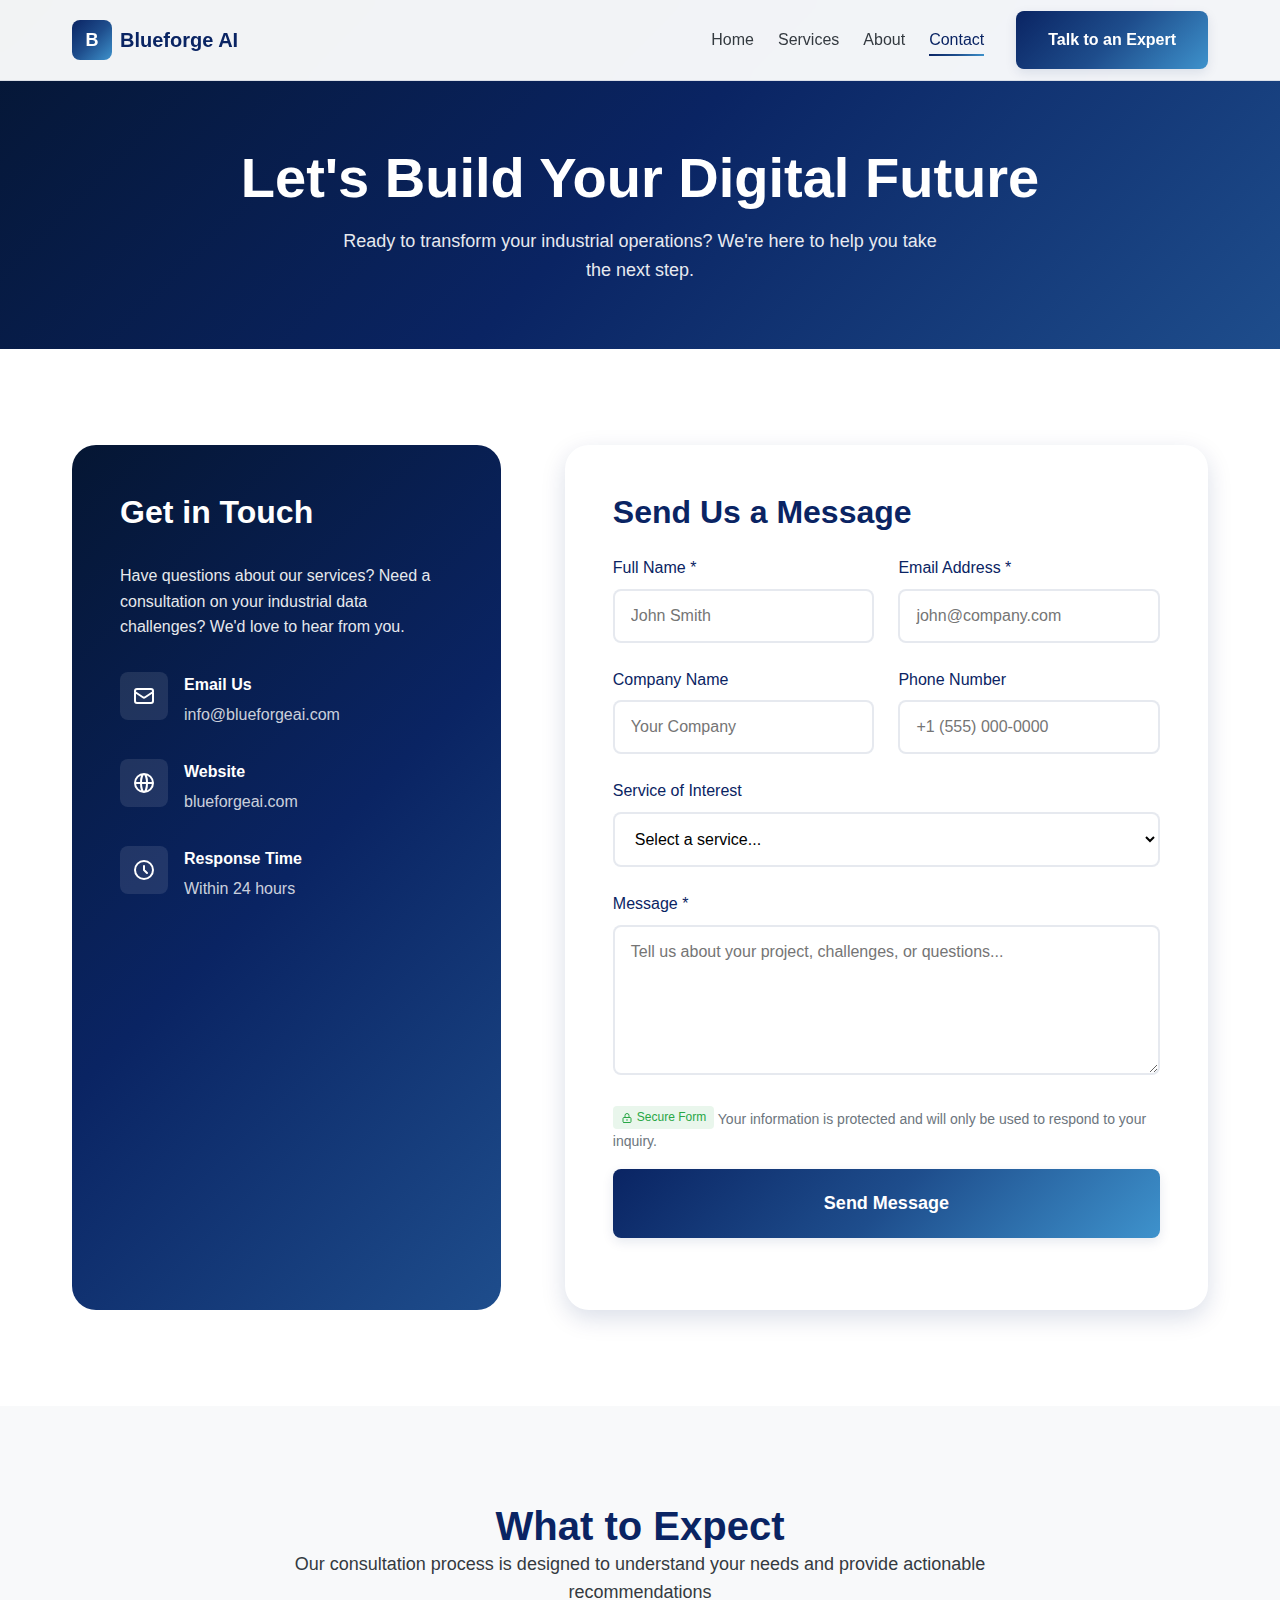
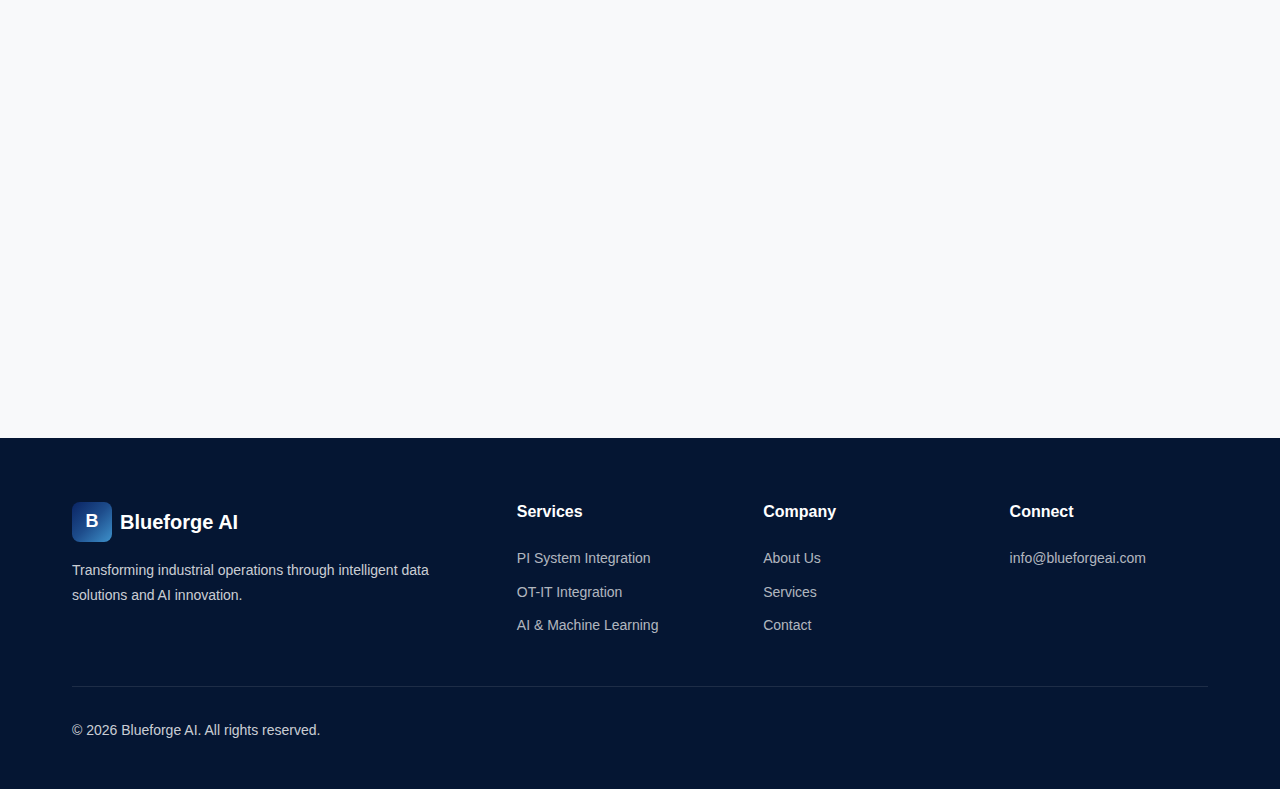
<file: contact.html>
<!DOCTYPE html>
<html lang="en">

<head>
    <meta charset="UTF-8">
    <meta name="viewport" content="width=device-width, initial-scale=1.0">
    <meta http-equiv="X-UA-Compatible" content="IE=edge">

    <!-- Security Headers -->
    <meta http-equiv="Content-Security-Policy"
        content="default-src 'self'; script-src 'self' 'unsafe-inline'; style-src 'self' 'unsafe-inline' https://fonts.googleapis.com; font-src 'self' https://fonts.gstatic.com; img-src 'self' data: https:; connect-src 'self' https://api.web3forms.com; frame-ancestors 'none';">
    <meta http-equiv="X-Content-Type-Options" content="nosniff">
    <meta http-equiv="X-Frame-Options" content="DENY">
    <meta http-equiv="Referrer-Policy" content="strict-origin-when-cross-origin">

    <!-- SEO -->
    <title>Contact Us | Blueforge AI - Let's Build Your Digital Future</title>
    <meta name="description"
        content="Contact Blueforge AI to discuss your industrial digital transformation needs. Get expert consultation on PI System, IIoT, and AI/ML solutions.">
    <link rel="canonical" href="https://blueforgeai.com/contact">

    <!-- Favicon -->
    <link rel="icon" type="image/png" href="favicon.png">
    <link rel="apple-touch-icon" href="favicon.png">

    <!-- Fonts -->
    <link rel="preconnect" href="https://fonts.googleapis.com">
    <link rel="preconnect" href="https://fonts.gstatic.com" crossorigin>
    <link href="https://fonts.googleapis.com/css2?family=Inter:wght@400;500;600;700&display=swap" rel="stylesheet">

    <!-- Styles -->
    <link rel="stylesheet" href="css/styles.css">
    <link rel="stylesheet" href="css/animations.css">
    <link rel="stylesheet" href="css/security.css">
</head>

<body>
    <!-- Header -->
    <header class="header" role="banner">
        <div class="container">
            <a href="index.html" class="logo" aria-label="Blueforge AI Home">
                <span class="logo-icon">B</span>
                <span>Blueforge AI</span>
            </a>
            <nav class="nav" role="navigation">
                <ul class="nav-links">
                    <li><a href="index.html" class="nav-link">Home</a></li>
                    <li><a href="services.html" class="nav-link">Services</a></li>
                    <li><a href="about.html" class="nav-link">About</a></li>
                    <li><a href="contact.html" class="nav-link active">Contact</a></li>
                </ul>
                <a href="contact.html" class="btn btn-primary">Talk to an Expert</a>
                <button class="mobile-toggle"
                    aria-label="Toggle navigation"><span></span><span></span><span></span></button>
            </nav>
        </div>
    </header>

    <!-- Page Header -->
    <section class="page-header">
        <div class="container">
            <h1>Let's Build Your Digital Future</h1>
            <p>Ready to transform your industrial operations? We're here to help you take the next step.</p>
        </div>
    </section>

    <!-- Contact Section -->
    <section class="section">
        <div class="container">
            <div class="contact-grid">
                <!-- Contact Info -->
                <div class="contact-info fade-in-left">
                    <h3>Get in Touch</h3>
                    <p style="opacity: 0.9; margin-bottom: 2rem;">Have questions about our services? Need a consultation
                        on your industrial data challenges? We'd love to hear from you.</p>

                    <div class="contact-item">
                        <div class="contact-icon">
                            <svg xmlns="http://www.w3.org/2000/svg" fill="none" viewBox="0 0 24 24"
                                stroke="currentColor">
                                <path stroke-linecap="round" stroke-linejoin="round" stroke-width="2"
                                    d="M3 8l7.89 5.26a2 2 0 002.22 0L21 8M5 19h14a2 2 0 002-2V7a2 2 0 00-2-2H5a2 2 0 00-2 2v10a2 2 0 002 2z" />
                            </svg>
                        </div>
                        <div>
                            <strong style="display: block; margin-bottom: 4px;">Email Us</strong>
                            <a href="mailto:info@blueforgeai.com"
                                style="color: rgba(255,255,255,0.8);">info@blueforgeai.com</a>
                        </div>
                    </div>

                    <div class="contact-item">
                        <div class="contact-icon">
                            <svg xmlns="http://www.w3.org/2000/svg" fill="none" viewBox="0 0 24 24"
                                stroke="currentColor">
                                <path stroke-linecap="round" stroke-linejoin="round" stroke-width="2"
                                    d="M21 12a9 9 0 01-9 9m9-9a9 9 0 00-9-9m9 9H3m9 9a9 9 0 01-9-9m9 9c1.657 0 3-4.03 3-9s-1.343-9-3-9m0 18c-1.657 0-3-4.03-3-9s1.343-9 3-9m-9 9a9 9 0 019-9" />
                            </svg>
                        </div>
                        <div>
                            <strong style="display: block; margin-bottom: 4px;">Website</strong>
                            <span style="color: rgba(255,255,255,0.8);">blueforgeai.com</span>
                        </div>
                    </div>

                    <div class="contact-item">
                        <div class="contact-icon">
                            <svg xmlns="http://www.w3.org/2000/svg" fill="none" viewBox="0 0 24 24"
                                stroke="currentColor">
                                <path stroke-linecap="round" stroke-linejoin="round" stroke-width="2"
                                    d="M12 8v4l3 3m6-3a9 9 0 11-18 0 9 9 0 0118 0z" />
                            </svg>
                        </div>
                        <div>
                            <strong style="display: block; margin-bottom: 4px;">Response Time</strong>
                            <span style="color: rgba(255,255,255,0.8);">Within 24 hours</span>
                        </div>
                    </div>
                </div>

                <!-- Contact Form -->
                <div class="contact-form fade-in-right">
                    <h3 style="color: var(--primary); margin-bottom: 1.5rem;">Send Us a Message</h3>

                    <!-- Rate Limit Warning -->
                    <div class="rate-limit-warning" id="rateLimitWarning">
                        Too many submission attempts. Please wait a moment before trying again.
                    </div>

                    <form id="contactForm" action="https://api.web3forms.com/submit" method="POST" novalidate>
                        <!-- Web3Forms Access Key - Replace with your key from https://web3forms.com -->
                        <input type="hidden" name="access_key" value="fc0f70db-7834-4fe5-8330-9d10eff6c16f">

                        <!-- Optional: Redirect after submission -->
                        <input type="hidden" name="redirect" value="https://blueforgeai.com/contact.html?success=true">

                        <!-- Optional: Custom subject line -->
                        <input type="hidden" name="subject" value="New Contact Form Submission - Blueforge AI">

                        <!-- Optional: From name in email -->
                        <input type="hidden" name="from_name" value="Blueforge AI Website">

                        <!-- Honeypot Spam Protection -->
                        <input type="checkbox" name="botcheck" class="hidden" style="display: none;">

                        <!-- reCAPTCHA v3 Token (filled by JavaScript) -->
                        <input type="hidden" name="recaptcha_response" id="recaptchaResponse">

                        <!-- Legacy honeypot field for additional bot detection -->
                        <div class="hp-field" aria-hidden="true">
                            <label for="website">Website</label>
                            <input type="text" name="website" id="website" tabindex="-1" autocomplete="off">
                        </div>

                        <div class="form-row">
                            <div class="form-group">
                                <label for="name" class="form-label">Full Name *</label>
                                <input type="text" id="name" name="name" class="form-input" required
                                    placeholder="John Smith" autocomplete="name">
                            </div>
                            <div class="form-group">
                                <label for="email" class="form-label">Email Address *</label>
                                <input type="email" id="email" name="email" class="form-input" required
                                    placeholder="john@company.com" autocomplete="email">
                            </div>
                        </div>

                        <div class="form-row">
                            <div class="form-group">
                                <label for="company" class="form-label">Company Name</label>
                                <input type="text" id="company" name="company" class="form-input"
                                    placeholder="Your Company" autocomplete="organization">
                            </div>
                            <div class="form-group">
                                <label for="phone" class="form-label">Phone Number</label>
                                <input type="tel" id="phone" name="phone" class="form-input"
                                    placeholder="+1 (555) 000-0000" autocomplete="tel">
                            </div>
                        </div>

                        <div class="form-group">
                            <label for="service" class="form-label">Service of Interest</label>
                            <select id="service" name="service" class="form-input">
                                <option value="">Select a service...</option>
                                <option value="pi-system">PI System Integration</option>
                                <option value="pi-vision">Custom PI Vision Symbols</option>
                                <option value="ot-it">OT-IT Integration</option>
                                <option value="thingworx">ThingWorx IIoT Platform</option>
                                <option value="inmation">AspenTech Inmation</option>
                                <option value="canary">Canary Historian</option>
                                <option value="tdengine">TDengine</option>
                                <option value="ai-ml">AI & Machine Learning</option>
                                <option value="training">Professional Training</option>
                                <option value="migration">PI ProcessBook Migration</option>
                                <option value="other">Other</option>
                            </select>
                        </div>

                        <div class="form-group">
                            <label for="message" class="form-label">Message *</label>
                            <textarea id="message" name="message" class="form-textarea" required
                                placeholder="Tell us about your project, challenges, or questions..."></textarea>
                        </div>

                        <div class="form-group">
                            <p style="font-size: 0.875rem; color: var(--grey); margin-bottom: 1rem;">
                                <span class="secure-badge">
                                    <svg xmlns="http://www.w3.org/2000/svg" fill="none" viewBox="0 0 24 24"
                                        stroke="currentColor">
                                        <path stroke-linecap="round" stroke-linejoin="round" stroke-width="2"
                                            d="M12 15v2m-6 4h12a2 2 0 002-2v-6a2 2 0 00-2-2H6a2 2 0 00-2 2v6a2 2 0 002 2zm10-10V7a4 4 0 00-8 0v4h8z" />
                                    </svg>
                                    Secure Form
                                </span>
                                Your information is protected and will only be used to respond to your inquiry.
                            </p>
                            <button type="submit" class="btn btn-primary btn-lg" style="width: 100%;">Send
                                Message</button>
                        </div>

                        <div class="form-status" role="alert"></div>
                    </form>
                </div>
            </div>
        </div>
    </section>

    <!-- Why Contact Us -->
    <section class="section section-alt">
        <div class="container">
            <div class="section-header">
                <h2>What to Expect</h2>
                <p>Our consultation process is designed to understand your needs and provide actionable recommendations
                </p>
            </div>
            <div class="grid grid-3">
                <div class="card fade-in">
                    <div class="card-icon"><svg xmlns="http://www.w3.org/2000/svg" fill="none" viewBox="0 0 24 24"
                            stroke="currentColor">
                            <path stroke-linecap="round" stroke-linejoin="round" stroke-width="2"
                                d="M8 12h.01M12 12h.01M16 12h.01M21 12c0 4.418-4.03 8-9 8a9.863 9.863 0 01-4.255-.949L3 20l1.395-3.72C3.512 15.042 3 13.574 3 12c0-4.418 4.03-8 9-8s9 3.582 9 8z" />
                        </svg></div>
                    <h3>1. Initial Discussion</h3>
                    <p>We'll schedule a call to understand your current challenges, goals, and existing infrastructure.
                    </p>
                </div>
                <div class="card fade-in">
                    <div class="card-icon"><svg xmlns="http://www.w3.org/2000/svg" fill="none" viewBox="0 0 24 24"
                            stroke="currentColor">
                            <path stroke-linecap="round" stroke-linejoin="round" stroke-width="2"
                                d="M9 5H7a2 2 0 00-2 2v12a2 2 0 002 2h10a2 2 0 002-2V7a2 2 0 00-2-2h-2M9 5a2 2 0 002 2h2a2 2 0 002-2M9 5a2 2 0 012-2h2a2 2 0 012 2m-3 7h3m-3 4h3m-6-4h.01M9 16h.01" />
                        </svg></div>
                    <h3>2. Assessment</h3>
                    <p>Our experts will analyze your requirements and provide a tailored solution approach.</p>
                </div>
                <div class="card fade-in">
                    <div class="card-icon"><svg xmlns="http://www.w3.org/2000/svg" fill="none" viewBox="0 0 24 24"
                            stroke="currentColor">
                            <path stroke-linecap="round" stroke-linejoin="round" stroke-width="2"
                                d="M9 12l2 2 4-4m6 2a9 9 0 11-18 0 9 9 0 0118 0z" />
                        </svg></div>
                    <h3>3. Proposal</h3>
                    <p>Receive a detailed proposal with scope, timeline, and investment for your review.</p>
                </div>
            </div>
        </div>
    </section>

    <!-- Footer -->
    <footer class="footer" role="contentinfo">
        <div class="container">
            <div class="footer-grid">
                <div class="footer-brand">
                    <a href="index.html" class="logo" style="color: var(--white);"><span
                            class="logo-icon">B</span><span>Blueforge AI</span></a>
                    <p>Transforming industrial operations through intelligent data solutions and AI innovation.</p>
                </div>
                <div>
                    <h4>Services</h4>
                    <ul class="footer-links">
                        <li><a href="services.html#pi-system">PI System Integration</a></li>
                        <li><a href="services.html#ot-it">OT-IT Integration</a></li>
                        <li><a href="services.html#ai-ml">AI & Machine Learning</a></li>
                    </ul>
                </div>
                <div>
                    <h4>Company</h4>
                    <ul class="footer-links">
                        <li><a href="about.html">About Us</a></li>
                        <li><a href="services.html">Services</a></li>
                        <li><a href="contact.html">Contact</a></li>
                    </ul>
                </div>
                <div>
                    <h4>Connect</h4>
                    <ul class="footer-links">
                        <li><a href="mailto:info@blueforgeai.com">info@blueforgeai.com</a></li>
                    </ul>
                </div>
            </div>
            <div class="footer-bottom">
                <p>&copy; 2026 Blueforge AI. All rights reserved.</p>
            </div>
        </div>
    </footer>

    <script src="js/main.js"></script>
</body>

</html>
</file>
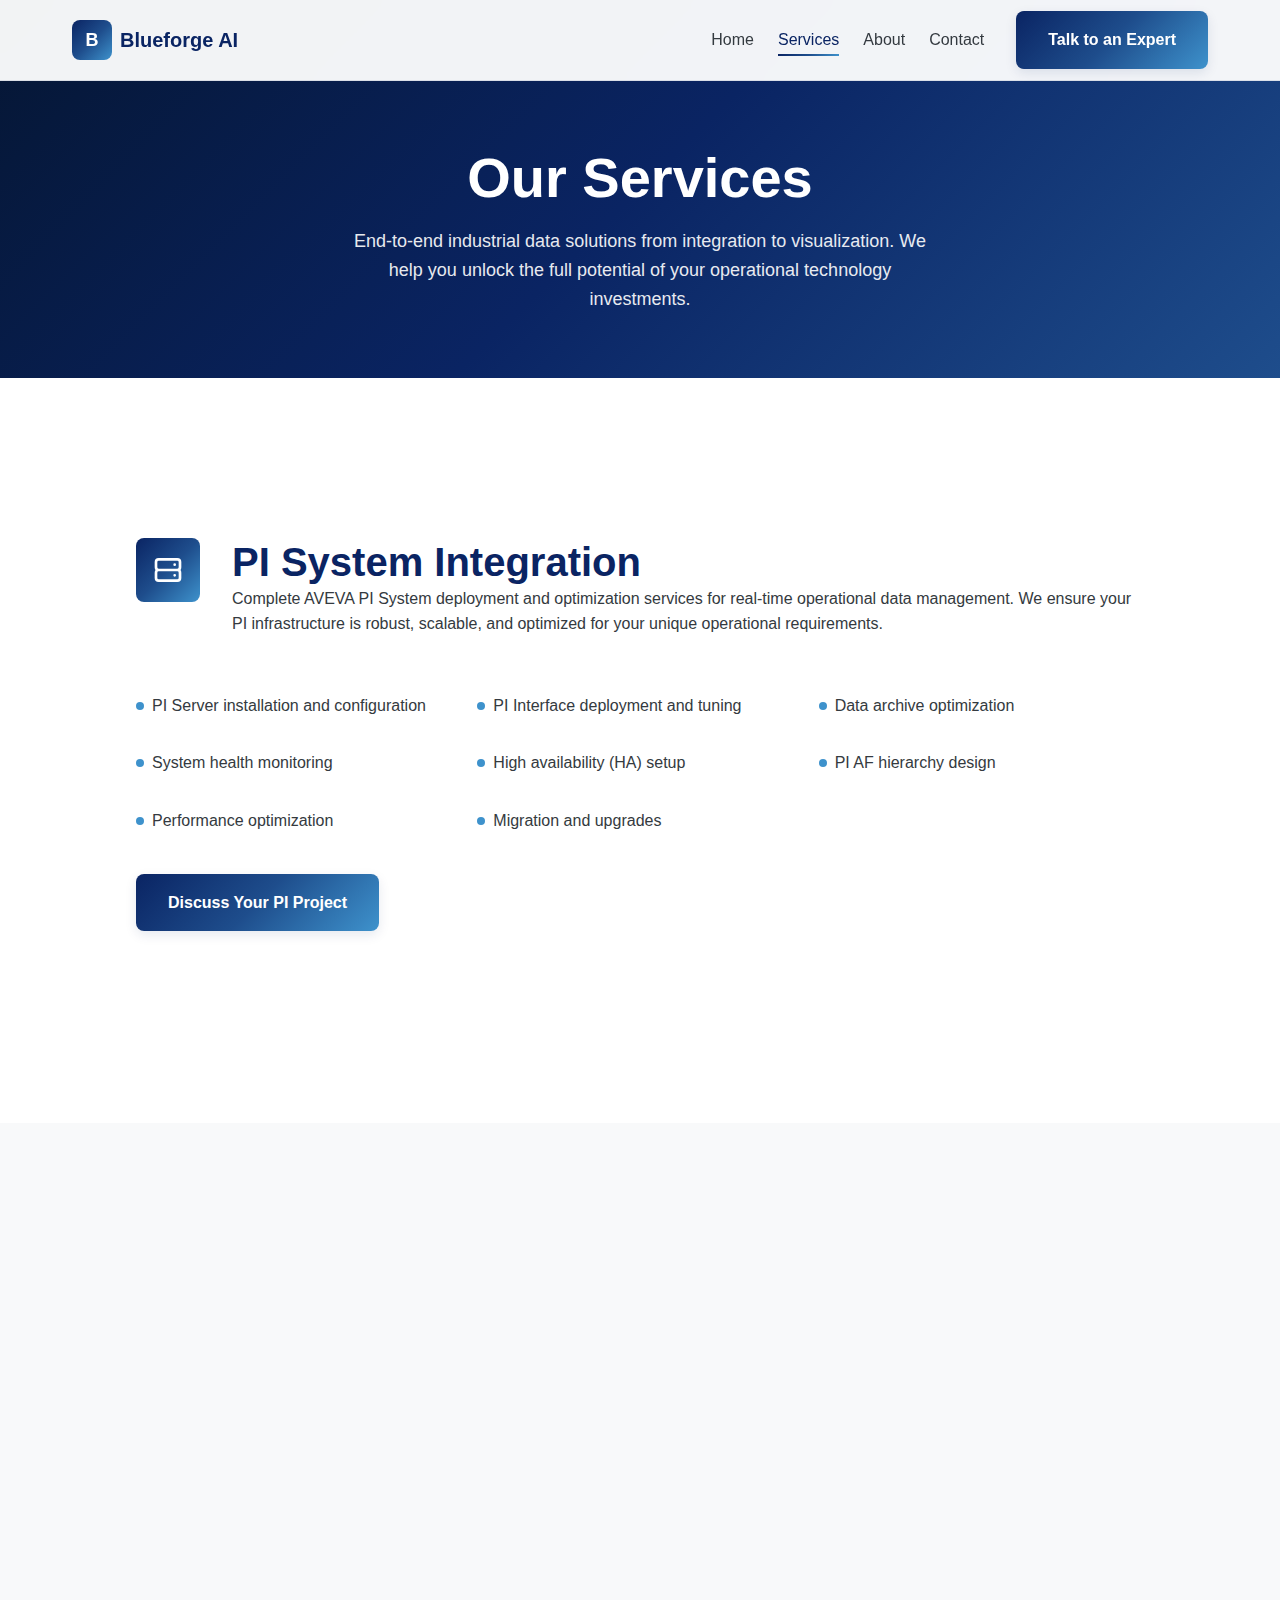
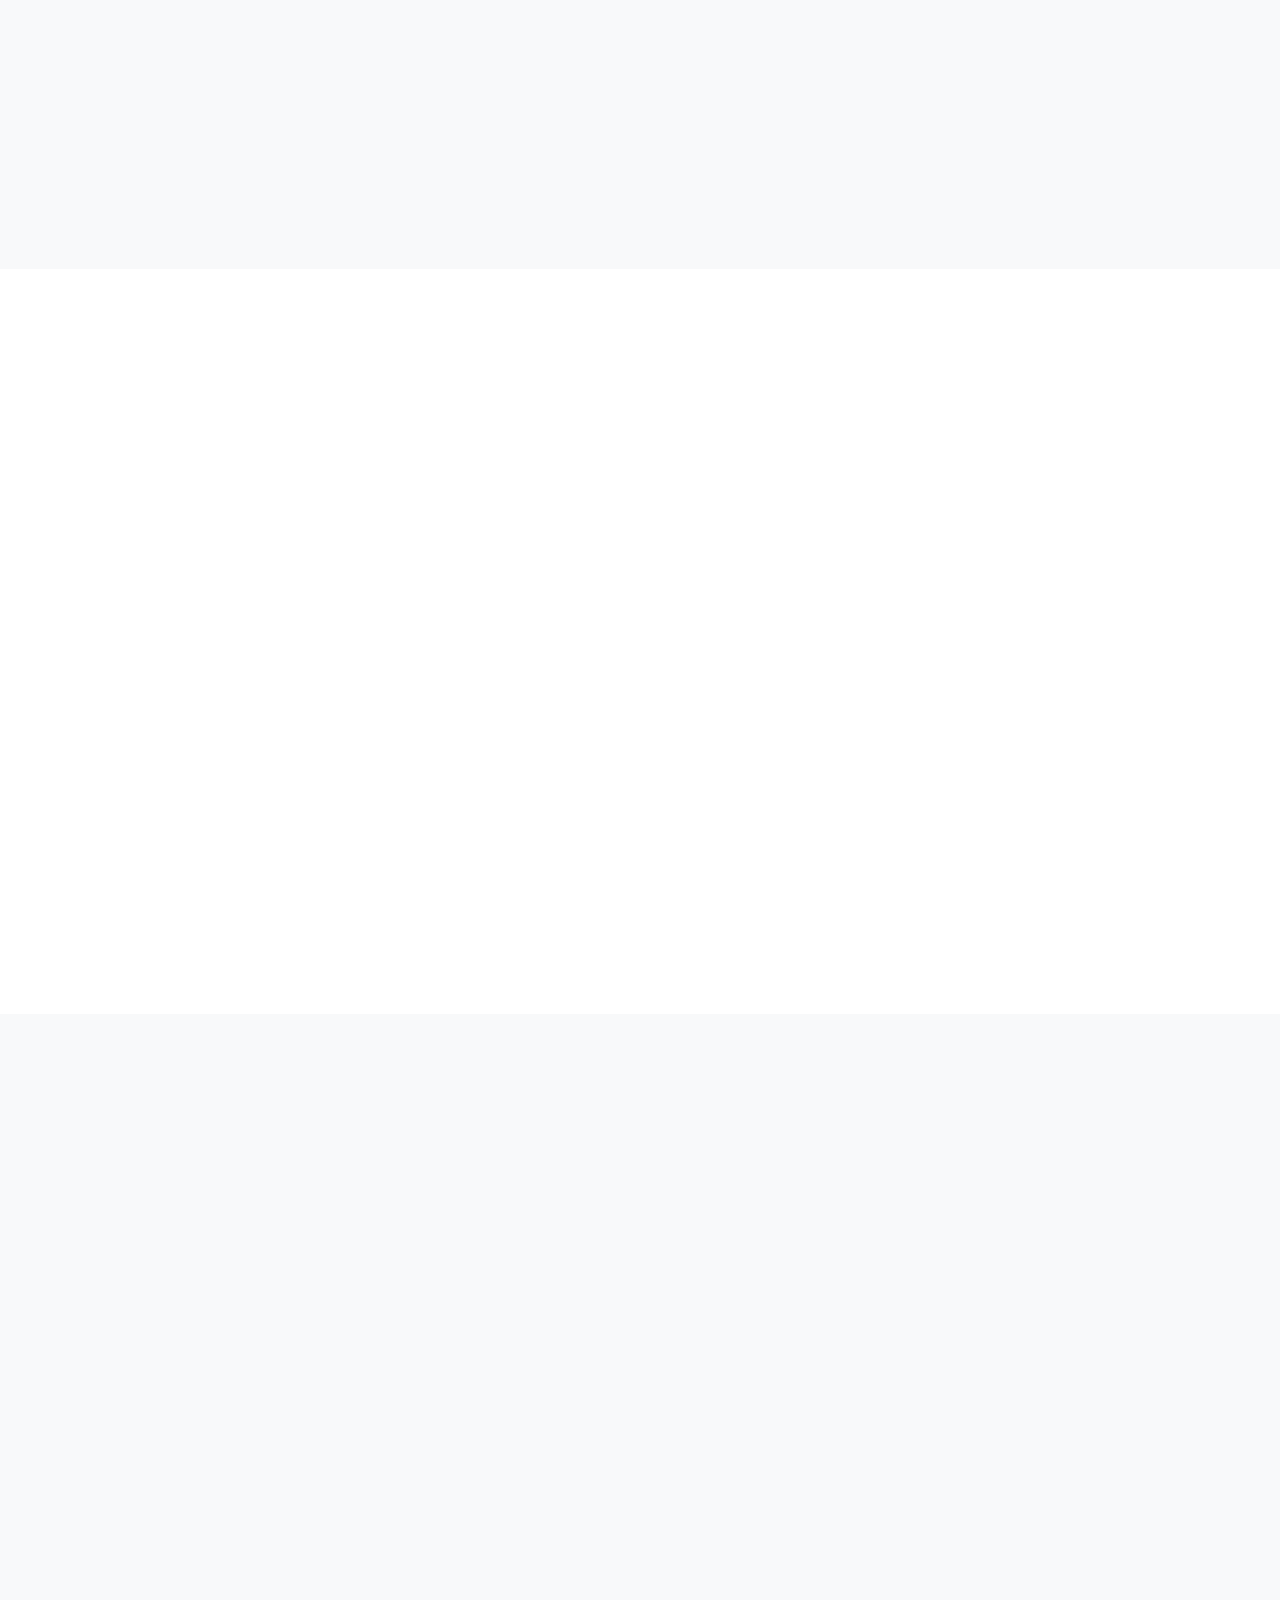
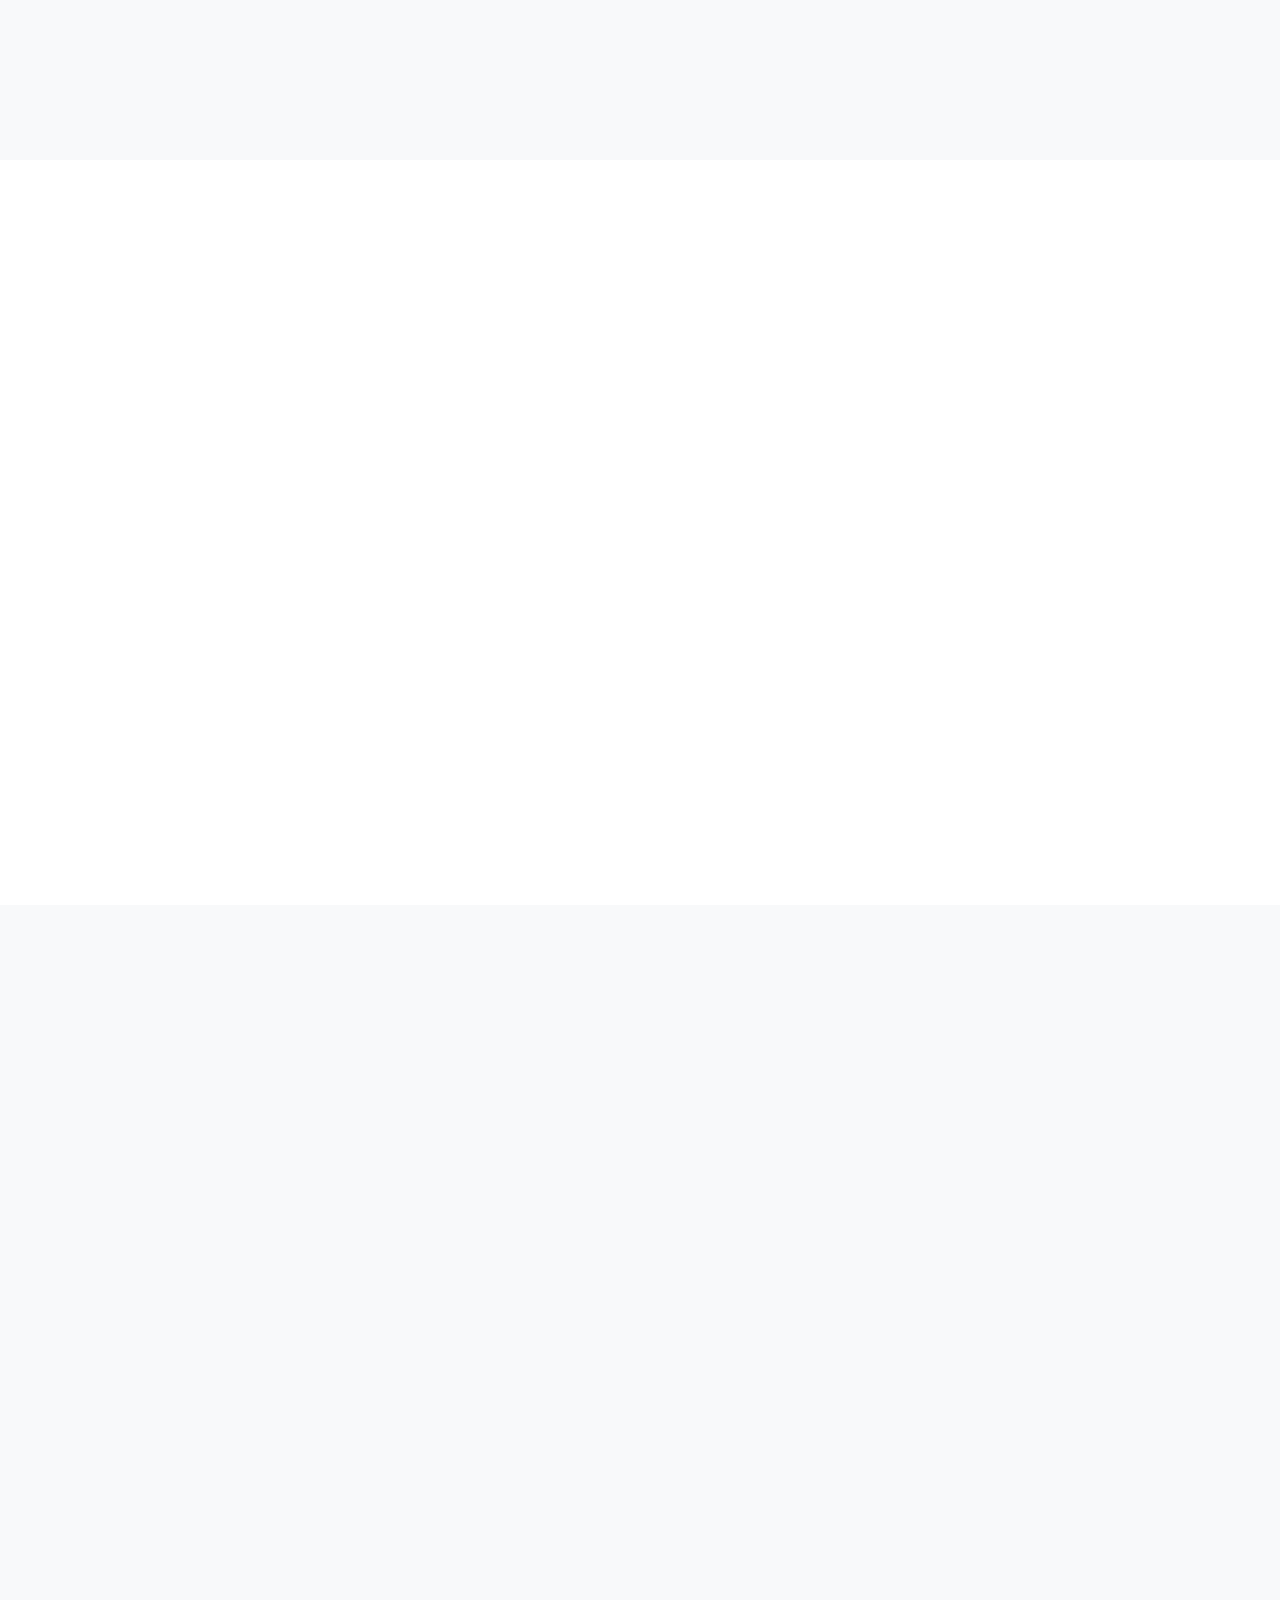
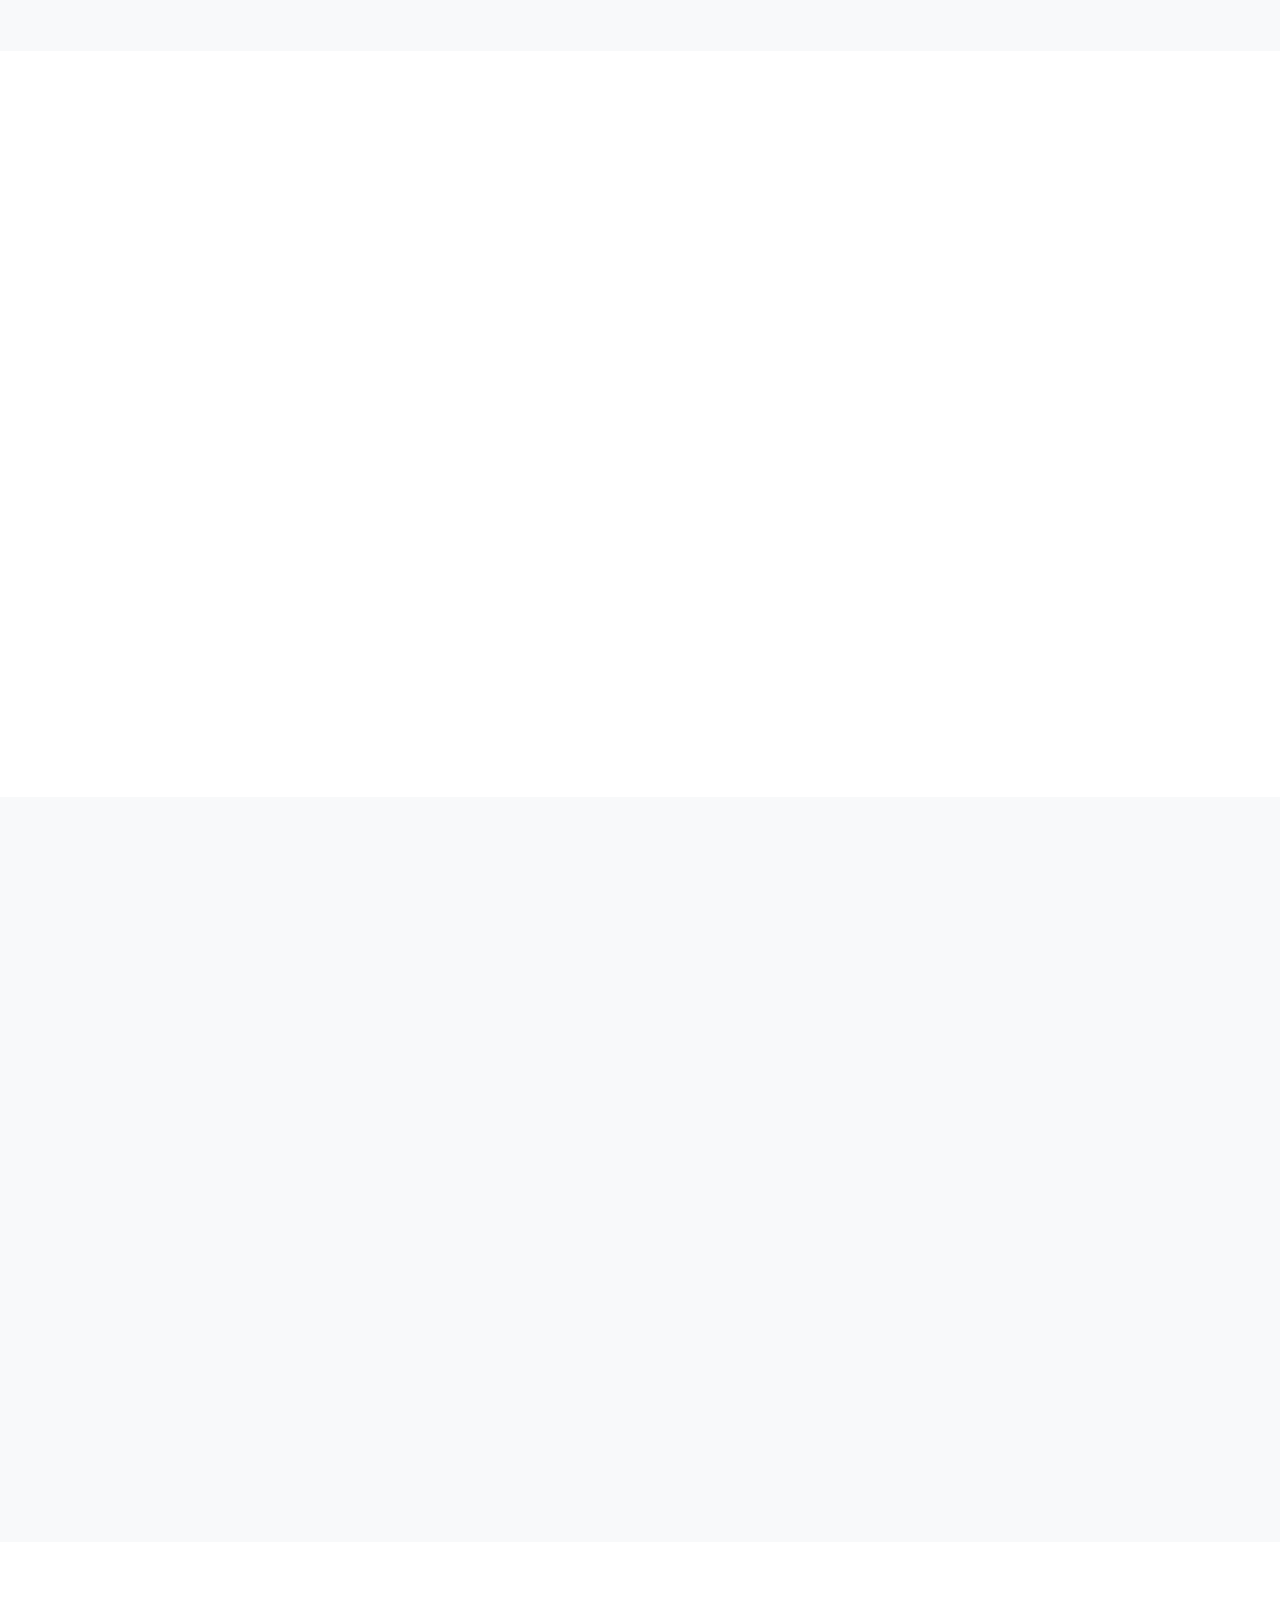
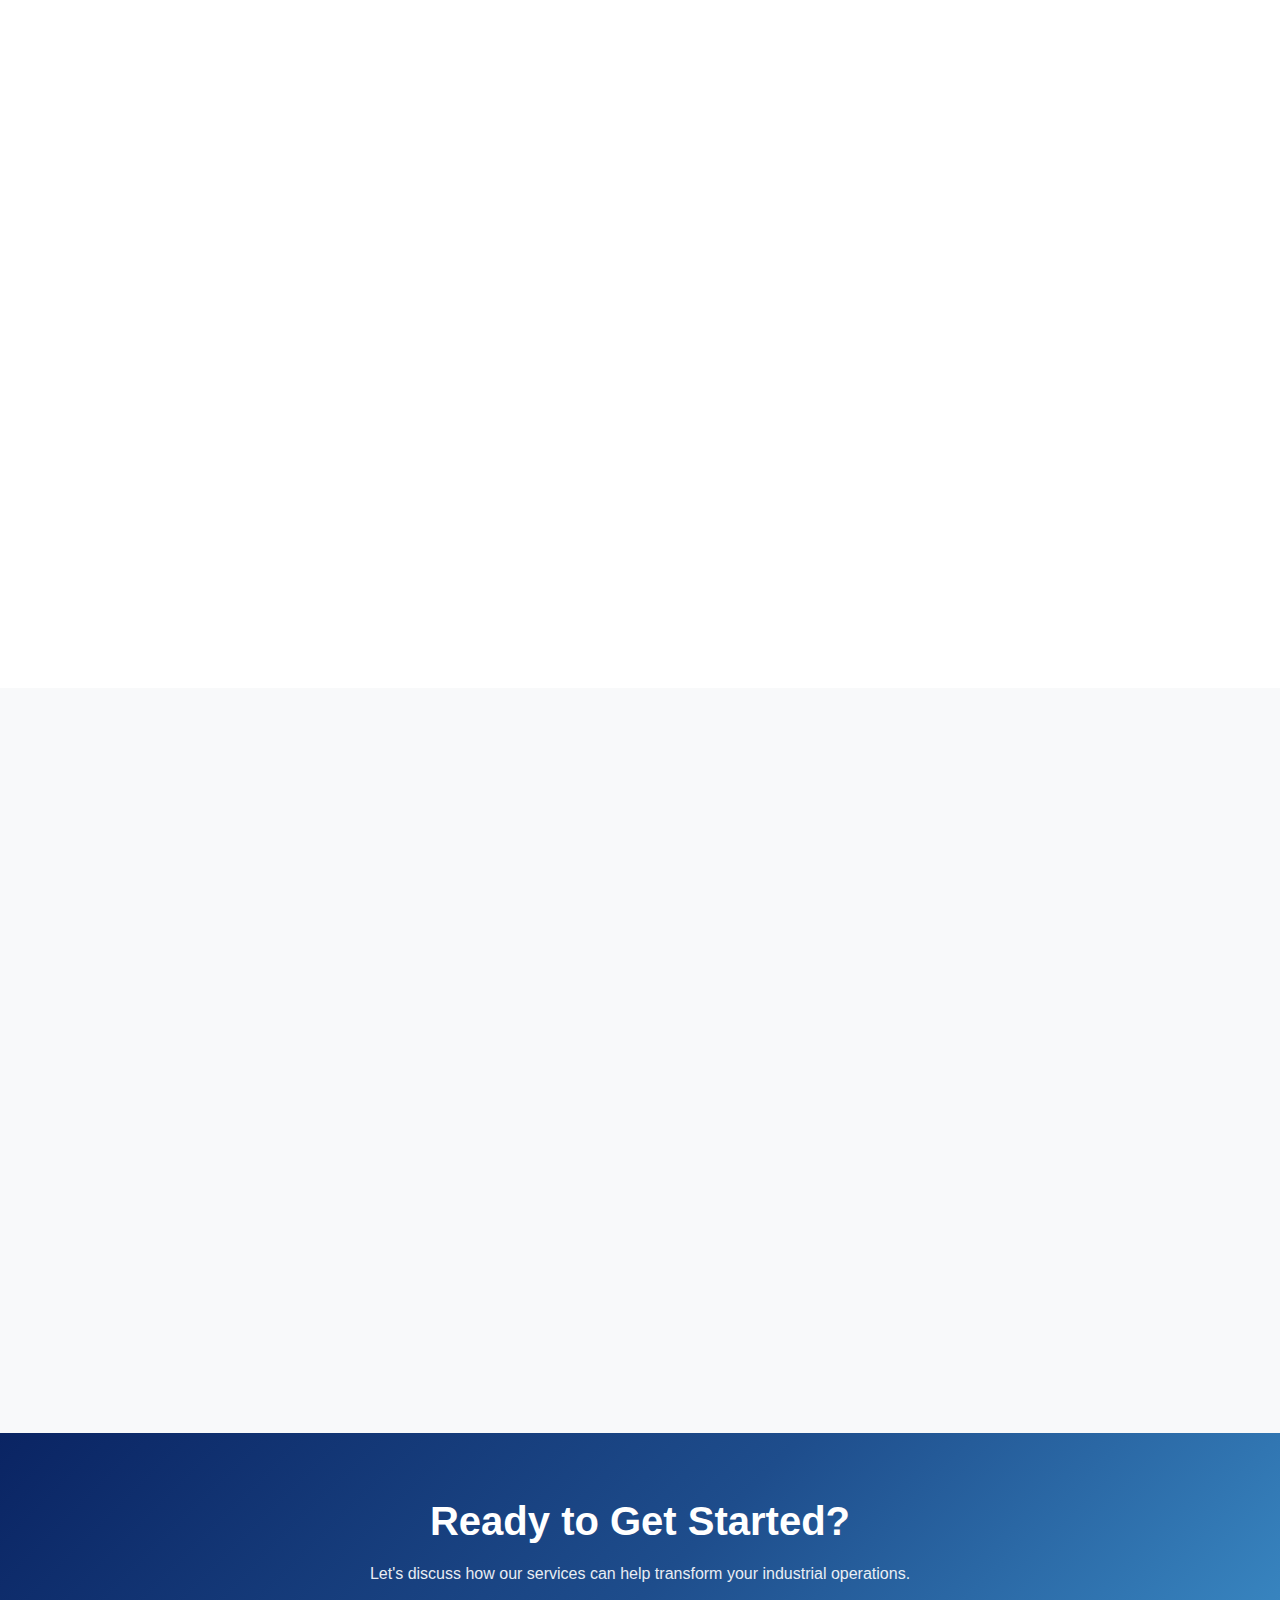
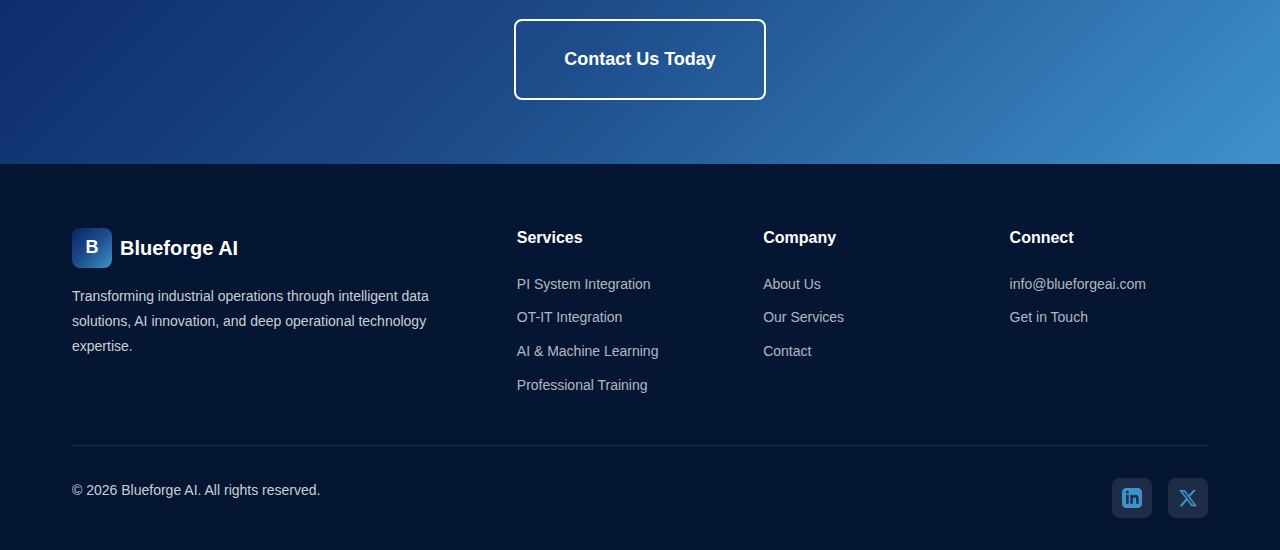
<file: services.html>
<!DOCTYPE html>
<html lang="en">

<head>
    <meta charset="UTF-8">
    <meta name="viewport" content="width=device-width, initial-scale=1.0">
    <meta http-equiv="X-UA-Compatible" content="IE=edge">

    <!-- Security Headers -->
    <meta http-equiv="Content-Security-Policy"
        content="default-src 'self'; script-src 'self' 'unsafe-inline'; style-src 'self' 'unsafe-inline' https://fonts.googleapis.com; font-src 'self' https://fonts.gstatic.com; img-src 'self' data: https:; frame-ancestors 'none';">
    <meta http-equiv="X-Content-Type-Options" content="nosniff">
    <meta http-equiv="X-Frame-Options" content="DENY">
    <meta http-equiv="Referrer-Policy" content="strict-origin-when-cross-origin">
    <meta http-equiv="Permissions-Policy" content="geolocation=(), microphone=(), camera=()">

    <!-- SEO Meta Tags -->
    <title>Our Services | Blueforge AI - Industrial Digital Transformation</title>
    <meta name="description"
        content="Comprehensive industrial services including PI System integration, OT-IT integration, ThingWorx IIoT, AspenTech Inmation, Canary Historian, TDengine, AI/ML solutions, and professional training.">
    <meta name="keywords"
        content="PI System integration, OT-IT integration, ThingWorx, AspenTech, Inmation, Canary Historian, TDengine, industrial AI, machine learning, PI Vision">
    <meta name="author" content="Blueforge AI">
    <meta name="robots" content="index, follow">
    <link rel="canonical" href="https://blueforgeai.com/services">

    <!-- Open Graph -->
    <meta property="og:type" content="website">
    <meta property="og:url" content="https://blueforgeai.com/services">
    <meta property="og:title" content="Our Services | Blueforge AI">
    <meta property="og:description" content="End-to-end industrial data solutions from integration to visualization.">

    <!-- Fonts -->
    <link rel="preconnect" href="https://fonts.googleapis.com">
    <link rel="preconnect" href="https://fonts.gstatic.com" crossorigin>
    <link href="https://fonts.googleapis.com/css2?family=Inter:wght@400;500;600;700&display=swap" rel="stylesheet">

    <!-- Styles -->
    <link rel="stylesheet" href="css/styles.css">
    <link rel="stylesheet" href="css/animations.css">
    <link rel="stylesheet" href="css/security.css">
</head>

<body>
    <!-- Header -->
    <header class="header" role="banner">
        <div class="container">
            <a href="index.html" class="logo" aria-label="Blueforge AI Home">
                <span class="logo-icon">B</span>
                <span>Blueforge AI</span>
            </a>

            <nav class="nav" role="navigation" aria-label="Main navigation">
                <ul class="nav-links">
                    <li><a href="index.html" class="nav-link">Home</a></li>
                    <li><a href="services.html" class="nav-link active">Services</a></li>
                    <li><a href="about.html" class="nav-link">About</a></li>
                    <li><a href="contact.html" class="nav-link">Contact</a></li>
                </ul>
                <a href="contact.html" class="btn btn-primary">Talk to an Expert</a>

                <button class="mobile-toggle" aria-label="Toggle navigation" aria-expanded="false">
                    <span></span>
                    <span></span>
                    <span></span>
                </button>
            </nav>
        </div>
    </header>

    <!-- Page Header -->
    <section class="page-header">
        <div class="container">
            <h1>Our Services</h1>
            <p>End-to-end industrial data solutions from integration to visualization. We help you unlock the full
                potential of your operational technology investments.</p>
        </div>
    </section>

    <!-- PI System Integration -->
    <section class="section" id="pi-system">
        <div class="container">
            <div class="service-detail fade-in">
                <div class="service-header">
                    <div class="card-icon">
                        <svg xmlns="http://www.w3.org/2000/svg" fill="none" viewBox="0 0 24 24" stroke="currentColor">
                            <path stroke-linecap="round" stroke-linejoin="round" stroke-width="2"
                                d="M5 12h14M5 12a2 2 0 01-2-2V6a2 2 0 012-2h14a2 2 0 012 2v4a2 2 0 01-2 2M5 12a2 2 0 00-2 2v4a2 2 0 002 2h14a2 2 0 002-2v-4a2 2 0 00-2-2m-2-4h.01M17 16h.01" />
                        </svg>
                    </div>
                    <div>
                        <h2>PI System Integration</h2>
                        <p>Complete AVEVA PI System deployment and optimization services for real-time operational data
                            management. We ensure your PI infrastructure is robust, scalable, and optimized for your
                            unique operational requirements.</p>
                    </div>
                </div>

                <ul class="service-list">
                    <li>PI Server installation and configuration</li>
                    <li>PI Interface deployment and tuning</li>
                    <li>Data archive optimization</li>
                    <li>System health monitoring</li>
                    <li>High availability (HA) setup</li>
                    <li>PI AF hierarchy design</li>
                    <li>Performance optimization</li>
                    <li>Migration and upgrades</li>
                </ul>

                <a href="contact.html" class="btn btn-primary mt-xl">Discuss Your PI Project</a>
            </div>
        </div>
    </section>

    <!-- Custom PI Vision Symbols -->
    <section class="section section-alt" id="pi-vision">
        <div class="container">
            <div class="service-detail fade-in">
                <div class="service-header">
                    <div class="card-icon">
                        <svg xmlns="http://www.w3.org/2000/svg" fill="none" viewBox="0 0 24 24" stroke="currentColor">
                            <path stroke-linecap="round" stroke-linejoin="round" stroke-width="2"
                                d="M9 19v-6a2 2 0 00-2-2H5a2 2 0 00-2 2v6a2 2 0 002 2h2a2 2 0 002-2zm0 0V9a2 2 0 012-2h2a2 2 0 012 2v10m-6 0a2 2 0 002 2h2a2 2 0 002-2m0 0V5a2 2 0 012-2h2a2 2 0 012 2v14a2 2 0 01-2 2h-2a2 2 0 01-2-2z" />
                        </svg>
                    </div>
                    <div>
                        <h2>Custom PI Vision Symbols</h2>
                        <p>Build powerful, interactive visualizations that transform how your teams understand and
                            interact with operational data. Our custom symbols go beyond standard displays to provide
                            intuitive, action-oriented insights.</p>
                    </div>
                </div>

                <ul class="service-list">
                    <li>Interactive gauges and meters</li>
                    <li>SQC control charts</li>
                    <li>Custom trend displays</li>
                    <li>Animated process graphics</li>
                    <li>Multi-state indicators</li>
                    <li>KPI dashboards</li>
                    <li>Real-time alerting displays</li>
                    <li>Mobile-responsive symbols</li>
                </ul>

                <a href="contact.html" class="btn btn-primary mt-xl">Request Custom Symbols</a>
            </div>
        </div>
    </section>

    <!-- OT-IT Integration -->
    <section class="section" id="ot-it">
        <div class="container">
            <div class="service-detail fade-in">
                <div class="service-header">
                    <div class="card-icon">
                        <svg xmlns="http://www.w3.org/2000/svg" fill="none" viewBox="0 0 24 24" stroke="currentColor">
                            <path stroke-linecap="round" stroke-linejoin="round" stroke-width="2"
                                d="M8 9l3 3-3 3m5 0h3M5 20h14a2 2 0 002-2V6a2 2 0 00-2-2H5a2 2 0 00-2 2v12a2 2 0 002 2z" />
                        </svg>
                    </div>
                    <div>
                        <h2>OT-IT Integration</h2>
                        <p>Bridge the gap between operational technology and information technology with secure,
                            reliable integration architectures. We design solutions that maintain security while
                            enabling seamless data flow.</p>
                    </div>
                </div>

                <ul class="service-list">
                    <li>OT-IT architecture design</li>
                    <li>Secure network integration</li>
                    <li>Real-time data synchronization</li>
                    <li>Cybersecurity implementation</li>
                    <li>Legacy system connectivity</li>
                    <li>DMZ and firewall configuration</li>
                    <li>Protocol translation</li>
                    <li>Compliance and audit support</li>
                </ul>

                <a href="contact.html" class="btn btn-primary mt-xl">Plan Your Integration</a>
            </div>
        </div>
    </section>

    <!-- ThingWorx IIoT Platform -->
    <section class="section section-alt" id="thingworx">
        <div class="container">
            <div class="service-detail fade-in">
                <div class="service-header">
                    <div class="card-icon">
                        <svg xmlns="http://www.w3.org/2000/svg" fill="none" viewBox="0 0 24 24" stroke="currentColor">
                            <path stroke-linecap="round" stroke-linejoin="round" stroke-width="2"
                                d="M9.75 17L9 20l-1 1h8l-1-1-.75-3M3 13h18M5 17h14a2 2 0 002-2V5a2 2 0 00-2-2H5a2 2 0 00-2 2v10a2 2 0 002 2z" />
                        </svg>
                    </div>
                    <div>
                        <h2>ThingWorx IIoT Platform</h2>
                        <p>Leverage the power of PTC ThingWorx for comprehensive IIoT solutions. From edge connectivity
                            to enterprise mashups, we build scalable industrial IoT applications that drive operational
                            excellence.</p>
                    </div>
                </div>

                <ul class="service-list">
                    <li>ThingWorx platform deployment</li>
                    <li>IoT device connectivity</li>
                    <li>Custom mashup development</li>
                    <li>Predictive analytics integration</li>
                    <li>AR/VR experience creation</li>
                    <li>Edge computing solutions</li>
                    <li>Remote monitoring systems</li>
                    <li>Digital twin implementation</li>
                </ul>

                <a href="contact.html" class="btn btn-primary mt-xl">Explore ThingWorx Solutions</a>
            </div>
        </div>
    </section>

    <!-- AspenTech Inmation -->
    <section class="section" id="inmation">
        <div class="container">
            <div class="service-detail fade-in">
                <div class="service-header">
                    <div class="card-icon">
                        <svg xmlns="http://www.w3.org/2000/svg" fill="none" viewBox="0 0 24 24" stroke="currentColor">
                            <path stroke-linecap="round" stroke-linejoin="round" stroke-width="2"
                                d="M4 7v10c0 2.21 3.582 4 8 4s8-1.79 8-4V7M4 7c0 2.21 3.582 4 8 4s8-1.79 8-4M4 7c0-2.21 3.582-4 8-4s8 1.79 8 4m0 5c0 2.21-3.582 4-8 4s-8-1.79-8-4" />
                        </svg>
                    </div>
                    <div>
                        <h2>AspenTech Inmation</h2>
                        <p>Deploy and optimize AspenTech Inmation for unified operational data management. We enable
                            seamless data collection, contextualization, and analytics across your entire enterprise.
                        </p>
                    </div>
                </div>

                <ul class="service-list">
                    <li>Inmation platform deployment</li>
                    <li>Real-time data integration</li>
                    <li>Advanced analytics setup</li>
                    <li>Asset performance monitoring</li>
                    <li>Custom application development</li>
                    <li>Data contextualization</li>
                    <li>Cross-site data aggregation</li>
                    <li>API integration services</li>
                </ul>

                <a href="contact.html" class="btn btn-primary mt-xl">Get Started with Inmation</a>
            </div>
        </div>
    </section>

    <!-- Canary Historian -->
    <section class="section section-alt" id="canary">
        <div class="container">
            <div class="service-detail fade-in">
                <div class="service-header">
                    <div class="card-icon">
                        <svg xmlns="http://www.w3.org/2000/svg" fill="none" viewBox="0 0 24 24" stroke="currentColor">
                            <path stroke-linecap="round" stroke-linejoin="round" stroke-width="2"
                                d="M12 8v4l3 3m6-3a9 9 0 11-18 0 9 9 0 0118 0z" />
                        </svg>
                    </div>
                    <div>
                        <h2>Canary Historian</h2>
                        <p>Implement Canary Historian for high-performance time-series data collection and
                            visualization. Known for its simplicity and reliability, Canary provides enterprise-grade
                            historian capabilities at competitive costs.</p>
                    </div>
                </div>

                <ul class="service-list">
                    <li>Canary installation and configuration</li>
                    <li>Data collector deployment</li>
                    <li>Axiom dashboard development</li>
                    <li>Trend and report creation</li>
                    <li>Store and forward setup</li>
                    <li>Multi-site architecture</li>
                    <li>SQL connector integration</li>
                    <li>Performance optimization</li>
                </ul>

                <a href="contact.html" class="btn btn-primary mt-xl">Implement Canary Historian</a>
            </div>
        </div>
    </section>

    <!-- TDengine -->
    <section class="section" id="tdengine">
        <div class="container">
            <div class="service-detail fade-in">
                <div class="service-header">
                    <div class="card-icon">
                        <svg xmlns="http://www.w3.org/2000/svg" fill="none" viewBox="0 0 24 24" stroke="currentColor">
                            <path stroke-linecap="round" stroke-linejoin="round" stroke-width="2"
                                d="M7 12l3-3 3 3 4-4M8 21l4-4 4 4M3 4h18M4 4h16v12a1 1 0 01-1 1H5a1 1 0 01-1-1V4z" />
                        </svg>
                    </div>
                    <div>
                        <h2>TDengine</h2>
                        <p>Harness the power of TDengine, the high-performance time-series database optimized for IoT
                            and industrial applications. With up to 10x performance improvement over traditional
                            databases, TDengine handles massive data volumes efficiently.</p>
                    </div>
                </div>

                <ul class="service-list">
                    <li>TDengine cluster deployment</li>
                    <li>Data ingestion pipeline setup</li>
                    <li>SQL-based analytics</li>
                    <li>Real-time stream processing</li>
                    <li>Edge-to-cloud architecture</li>
                    <li>High availability configuration</li>
                    <li>Integration with BI tools</li>
                    <li>Performance tuning</li>
                </ul>

                <a href="contact.html" class="btn btn-primary mt-xl">Deploy TDengine</a>
            </div>
        </div>
    </section>

    <!-- AI & Machine Learning -->
    <section class="section section-alt" id="ai-ml">
        <div class="container">
            <div class="service-detail fade-in">
                <div class="service-header">
                    <div class="card-icon">
                        <svg xmlns="http://www.w3.org/2000/svg" fill="none" viewBox="0 0 24 24" stroke="currentColor">
                            <path stroke-linecap="round" stroke-linejoin="round" stroke-width="2"
                                d="M9.663 17h4.673M12 3v1m6.364 1.636l-.707.707M21 12h-1M4 12H3m3.343-5.657l-.707-.707m2.828 9.9a5 5 0 117.072 0l-.548.547A3.374 3.374 0 0014 18.469V19a2 2 0 11-4 0v-.531c0-.895-.356-1.754-.988-2.386l-.548-.547z" />
                        </svg>
                    </div>
                    <div>
                        <h2>AI & Machine Learning</h2>
                        <p>Apply advanced AI and machine learning to your operational data for predictive insights and
                            automated optimization. Our industrial AI solutions are designed for real-world reliability
                            and measurable ROI.</p>
                    </div>
                </div>

                <ul class="service-list">
                    <li>Predictive maintenance models</li>
                    <li>Anomaly detection algorithms</li>
                    <li>Process optimization AI</li>
                    <li>Quality prediction systems</li>
                    <li>Energy optimization</li>
                    <li>Demand forecasting</li>
                    <li>Equipment failure prediction</li>
                    <li>Computer vision solutions</li>
                </ul>

                <a href="contact.html" class="btn btn-primary mt-xl">Explore AI Solutions</a>
            </div>
        </div>
    </section>

    <!-- Professional Training -->
    <section class="section" id="training">
        <div class="container">
            <div class="service-detail fade-in">
                <div class="service-header">
                    <div class="card-icon">
                        <svg xmlns="http://www.w3.org/2000/svg" fill="none" viewBox="0 0 24 24" stroke="currentColor">
                            <path stroke-linecap="round" stroke-linejoin="round" stroke-width="2"
                                d="M12 6.253v13m0-13C10.832 5.477 9.246 5 7.5 5S4.168 5.477 3 6.253v13C4.168 18.477 5.754 18 7.5 18s3.332.477 4.5 1.253m0-13C13.168 5.477 14.754 5 16.5 5c1.747 0 3.332.477 4.5 1.253v13C19.832 18.477 18.247 18 16.5 18c-1.746 0-3.332.477-4.5 1.253" />
                        </svg>
                    </div>
                    <div>
                        <h2>Professional Training</h2>
                        <p>Empower your team with comprehensive training programs designed for industrial professionals.
                            Our hands-on workshops and customized courses ensure your staff can maximize the value of
                            your technology investments.</p>
                    </div>
                </div>

                <ul class="service-list">
                    <li>PI System administration</li>
                    <li>PI Vision development</li>
                    <li>Custom symbol creation</li>
                    <li>Data analytics best practices</li>
                    <li>Hands-on workshops</li>
                    <li>On-site training programs</li>
                    <li>Virtual instructor-led courses</li>
                    <li>Certification preparation</li>
                </ul>

                <a href="contact.html" class="btn btn-primary mt-xl">Schedule Training</a>
            </div>
        </div>
    </section>

    <!-- PI ProcessBook to PI Vision Migration -->
    <section class="section section-alt" id="migration">
        <div class="container">
            <div class="service-detail fade-in">
                <div class="service-header">
                    <div class="card-icon">
                        <svg xmlns="http://www.w3.org/2000/svg" fill="none" viewBox="0 0 24 24" stroke="currentColor">
                            <path stroke-linecap="round" stroke-linejoin="round" stroke-width="2"
                                d="M4 4v5h.582m15.356 2A8.001 8.001 0 004.582 9m0 0H9m11 11v-5h-.581m0 0a8.003 8.003 0 01-15.357-2m15.357 2H15" />
                        </svg>
                    </div>
                    <div>
                        <h2>PI ProcessBook to PI Vision Migration</h2>
                        <p>Seamlessly transition from PI ProcessBook to the modern, web-based PI Vision platform. Our
                            proven migration methodology ensures minimal disruption while maximizing the benefits of the
                            new platform.</p>
                    </div>
                </div>

                <ul class="service-list">
                    <li>Display inventory assessment</li>
                    <li>Automated conversion tools</li>
                    <li>Custom symbol recreation</li>
                    <li>User training and adoption</li>
                    <li>Post-migration support</li>
                    <li>Performance validation</li>
                    <li>Rollout planning</li>
                    <li>Documentation updates</li>
                </ul>

                <a href="contact.html" class="btn btn-primary mt-xl">Plan Your Migration</a>
            </div>
        </div>
    </section>

    <!-- CTA Section -->
    <section class="cta-section">
        <div class="container">
            <h2>Ready to Get Started?</h2>
            <p>Let's discuss how our services can help transform your industrial operations.</p>
            <a href="contact.html" class="btn btn-outline btn-lg">Contact Us Today</a>
        </div>
    </section>

    <!-- Footer -->
    <footer class="footer" role="contentinfo">
        <div class="container">
            <div class="footer-grid">
                <div class="footer-brand">
                    <a href="index.html" class="logo" style="color: var(--white);">
                        <span class="logo-icon">B</span>
                        <span>Blueforge AI</span>
                    </a>
                    <p>Transforming industrial operations through intelligent data solutions, AI innovation, and deep
                        operational technology expertise.</p>
                </div>

                <div>
                    <h4>Services</h4>
                    <ul class="footer-links">
                        <li><a href="services.html#pi-system">PI System Integration</a></li>
                        <li><a href="services.html#ot-it">OT-IT Integration</a></li>
                        <li><a href="services.html#ai-ml">AI & Machine Learning</a></li>
                        <li><a href="services.html#training">Professional Training</a></li>
                    </ul>
                </div>

                <div>
                    <h4>Company</h4>
                    <ul class="footer-links">
                        <li><a href="about.html">About Us</a></li>
                        <li><a href="services.html">Our Services</a></li>
                        <li><a href="contact.html">Contact</a></li>
                    </ul>
                </div>

                <div>
                    <h4>Connect</h4>
                    <ul class="footer-links">
                        <li><a href="mailto:info@blueforgeai.com">info@blueforgeai.com</a></li>
                        <li><a href="contact.html">Get in Touch</a></li>
                    </ul>
                </div>
            </div>

            <div class="footer-bottom">
                <p>&copy; 2026 Blueforge AI. All rights reserved.</p>
                <div class="social-links">
                    <a href="#" class="social-link" aria-label="LinkedIn" rel="noopener noreferrer">
                        <svg xmlns="http://www.w3.org/2000/svg" fill="currentColor" viewBox="0 0 24 24">
                            <path
                                d="M19 0h-14c-2.761 0-5 2.239-5 5v14c0 2.761 2.239 5 5 5h14c2.762 0 5-2.239 5-5v-14c0-2.761-2.238-5-5-5zm-11 19h-3v-11h3v11zm-1.5-12.268c-.966 0-1.75-.79-1.75-1.764s.784-1.764 1.75-1.764 1.75.79 1.75 1.764-.783 1.764-1.75 1.764zm13.5 12.268h-3v-5.604c0-3.368-4-3.113-4 0v5.604h-3v-11h3v1.765c1.396-2.586 7-2.777 7 2.476v6.759z" />
                        </svg>
                    </a>
                    <a href="#" class="social-link" aria-label="Twitter" rel="noopener noreferrer">
                        <svg xmlns="http://www.w3.org/2000/svg" fill="currentColor" viewBox="0 0 24 24">
                            <path
                                d="M18.244 2.25h3.308l-7.227 8.26 8.502 11.24H16.17l-5.214-6.817L4.99 21.75H1.68l7.73-8.835L1.254 2.25H8.08l4.713 6.231zm-1.161 17.52h1.833L7.084 4.126H5.117z" />
                        </svg>
                    </a>
                </div>
            </div>
        </div>
    </footer>

    <!-- JavaScript -->
    <script src="js/main.js"></script>
</body>

</html>
</file>
<file: css/styles.css>
/* ============================================
   BLUEFORGE AI - Design System & Styles
   Premium Enterprise Website
   ============================================ */

/* ============================================
   CSS CUSTOM PROPERTIES (Design Tokens)
   ============================================ */
:root {
  /* Colors */
  --primary: #0a2463;
  --primary-light: #1e4d8c;
  --primary-dark: #051633;
  --accent: #3e92cc;
  --accent-light: #5ba8d9;
  --white: #ffffff;
  --grey-light: #f8f9fa;
  --grey: #6c757d;
  --grey-dark: #343a40;
  --success: #28a745;
  --gradient-primary: linear-gradient(135deg, #0a2463 0%, #1e4d8c 50%, #3e92cc 100%);
  --gradient-hero: linear-gradient(135deg, #051633 0%, #0a2463 50%, #1e4d8c 100%);
  --gradient-card: linear-gradient(145deg, #ffffff 0%, #f8f9fa 100%);

  /* Typography */
  --font-primary: 'Inter', -apple-system, BlinkMacSystemFont, 'Segoe UI', sans-serif;
  --font-size-xs: 0.75rem;
  --font-size-sm: 0.875rem;
  --font-size-base: 1rem;
  --font-size-lg: 1.125rem;
  --font-size-xl: 1.25rem;
  --font-size-2xl: 1.5rem;
  --font-size-3xl: 2rem;
  --font-size-4xl: 2.5rem;
  --font-size-5xl: 3.5rem;

  /* Spacing */
  --space-xs: 0.25rem;
  --space-sm: 0.5rem;
  --space-md: 1rem;
  --space-lg: 1.5rem;
  --space-xl: 2rem;
  --space-2xl: 3rem;
  --space-3xl: 4rem;
  --space-4xl: 6rem;

  /* Layout */
  --container-max: 1200px;
  --container-narrow: 900px;
  --border-radius: 8px;
  --border-radius-lg: 16px;
  --border-radius-xl: 24px;

  /* Shadows */
  --shadow-sm: 0 2px 4px rgba(10, 36, 99, 0.05);
  --shadow-md: 0 4px 12px rgba(10, 36, 99, 0.1);
  --shadow-lg: 0 8px 24px rgba(10, 36, 99, 0.15);
  --shadow-xl: 0 16px 48px rgba(10, 36, 99, 0.2);

  /* Transitions */
  --transition-fast: 150ms ease;
  --transition-base: 300ms ease;
  --transition-slow: 500ms ease;
}

/* ============================================
   RESET & BASE STYLES
   ============================================ */
*,
*::before,
*::after {
  box-sizing: border-box;
  margin: 0;
  padding: 0;
}

html {
  scroll-behavior: smooth;
  -webkit-text-size-adjust: 100%;
}

body {
  font-family: var(--font-primary);
  font-size: var(--font-size-base);
  line-height: 1.6;
  color: var(--grey-dark);
  background-color: var(--white);
  -webkit-font-smoothing: antialiased;
  -moz-osx-font-smoothing: grayscale;
}

img {
  max-width: 100%;
  height: auto;
  display: block;
}

a {
  color: var(--accent);
  text-decoration: none;
  transition: color var(--transition-fast);
}

a:hover {
  color: var(--primary-light);
}

ul,
ol {
  list-style: none;
}

/* ============================================
   TYPOGRAPHY
   ============================================ */
h1,
h2,
h3,
h4,
h5,
h6 {
  font-weight: 700;
  line-height: 1.2;
  color: var(--primary);
}

h1 {
  font-size: clamp(2.5rem, 5vw, var(--font-size-5xl));
}

h2 {
  font-size: clamp(2rem, 4vw, var(--font-size-4xl));
}

h3 {
  font-size: clamp(1.5rem, 3vw, var(--font-size-3xl));
}

h4 {
  font-size: var(--font-size-xl);
}

p {
  margin-bottom: var(--space-md);
}

.text-gradient {
  background: var(--gradient-primary);
  -webkit-background-clip: text;
  -webkit-text-fill-color: transparent;
  background-clip: text;
}

.text-accent {
  color: var(--accent);
}

.text-center {
  text-align: center;
}

/* ============================================
   LAYOUT
   ============================================ */
.container {
  width: 100%;
  max-width: var(--container-max);
  margin: 0 auto;
  padding: 0 var(--space-xl);
}

.container-narrow {
  max-width: var(--container-narrow);
}

.section {
  padding: var(--space-4xl) 0;
}

.section-alt {
  background-color: var(--grey-light);
}

.section-dark {
  background: var(--gradient-hero);
  color: var(--white);
}

.section-dark h2,
.section-dark h3 {
  color: var(--white);
}

.grid {
  display: grid;
  gap: var(--space-xl);
}

.grid-2 {
  grid-template-columns: repeat(auto-fit, minmax(300px, 1fr));
}

.grid-3 {
  grid-template-columns: repeat(auto-fit, minmax(280px, 1fr));
}

.grid-4 {
  grid-template-columns: repeat(auto-fit, minmax(220px, 1fr));
}

.flex {
  display: flex;
}

.flex-center {
  justify-content: center;
  align-items: center;
}

.flex-between {
  justify-content: space-between;
  align-items: center;
}

.gap-sm {
  gap: var(--space-sm);
}

.gap-md {
  gap: var(--space-md);
}

.gap-lg {
  gap: var(--space-lg);
}

.gap-xl {
  gap: var(--space-xl);
}

/* ============================================
   HEADER & NAVIGATION
   ============================================ */
.header {
  position: fixed;
  top: 0;
  left: 0;
  right: 0;
  z-index: 1000;
  background: rgba(255, 255, 255, 0.95);
  backdrop-filter: blur(10px);
  -webkit-backdrop-filter: blur(10px);
  border-bottom: 1px solid rgba(10, 36, 99, 0.1);
  transition: all var(--transition-base);
}

.header.scrolled {
  box-shadow: var(--shadow-md);
}

.header .container {
  display: flex;
  justify-content: space-between;
  align-items: center;
  height: 80px;
}

.logo {
  display: flex;
  align-items: center;
  gap: var(--space-sm);
  font-size: var(--font-size-xl);
  font-weight: 700;
  color: var(--primary);
}

.logo-icon {
  width: 40px;
  height: 40px;
  background: var(--gradient-primary);
  border-radius: var(--border-radius);
  display: flex;
  align-items: center;
  justify-content: center;
  color: var(--white);
  font-weight: 700;
  font-size: var(--font-size-lg);
}

.nav {
  display: flex;
  align-items: center;
  gap: var(--space-xl);
}

.nav-links {
  display: flex;
  gap: var(--space-lg);
}

.nav-link {
  font-weight: 500;
  color: var(--grey-dark);
  padding: var(--space-sm) 0;
  position: relative;
  transition: color var(--transition-fast);
}

.nav-link::after {
  content: '';
  position: absolute;
  bottom: 0;
  left: 0;
  width: 0;
  height: 2px;
  background: var(--gradient-primary);
  transition: width var(--transition-base);
}

.nav-link:hover,
.nav-link.active {
  color: var(--primary);
}

.nav-link:hover::after,
.nav-link.active::after {
  width: 100%;
}

.mobile-toggle {
  display: none;
  flex-direction: column;
  gap: 5px;
  cursor: pointer;
  padding: var(--space-sm);
}

.mobile-toggle span {
  width: 24px;
  height: 2px;
  background: var(--primary);
  transition: all var(--transition-fast);
}

/* ============================================
   BUTTONS
   ============================================ */
.btn {
  display: inline-flex;
  align-items: center;
  justify-content: center;
  gap: var(--space-sm);
  padding: var(--space-md) var(--space-xl);
  font-family: var(--font-primary);
  font-size: var(--font-size-base);
  font-weight: 600;
  text-align: center;
  border: none;
  border-radius: var(--border-radius);
  cursor: pointer;
  transition: all var(--transition-base);
  white-space: nowrap;
}

.btn-primary {
  background: var(--gradient-primary);
  color: var(--white);
  box-shadow: var(--shadow-md);
}

.btn-primary:hover {
  transform: translateY(-2px);
  box-shadow: var(--shadow-lg);
  color: var(--white);
}

.btn-secondary {
  background: var(--white);
  color: var(--primary);
  border: 2px solid var(--primary);
}

.btn-secondary:hover {
  background: var(--primary);
  color: var(--white);
}

.btn-outline {
  background: transparent;
  color: var(--white);
  border: 2px solid var(--white);
}

.btn-outline:hover {
  background: var(--white);
  color: var(--primary);
}

.btn-lg {
  padding: var(--space-lg) var(--space-2xl);
  font-size: var(--font-size-lg);
}

/* ============================================
   HERO SECTION
   ============================================ */
.hero {
  min-height: 100vh;
  display: flex;
  align-items: center;
  background: var(--gradient-hero);
  position: relative;
  overflow: hidden;
  padding-top: 80px;
}

.hero::before {
  content: '';
  position: absolute;
  top: -50%;
  right: -25%;
  width: 80%;
  height: 150%;
  background: radial-gradient(circle, rgba(62, 146, 204, 0.15) 0%, transparent 70%);
  pointer-events: none;
}

.hero::after {
  content: '';
  position: absolute;
  bottom: -30%;
  left: -20%;
  width: 60%;
  height: 100%;
  background: radial-gradient(circle, rgba(30, 77, 140, 0.2) 0%, transparent 70%);
  pointer-events: none;
}

.hero-content {
  position: relative;
  z-index: 1;
  max-width: 800px;
}

.hero h1 {
  color: var(--white);
  margin-bottom: var(--space-lg);
}

.hero-subtitle {
  font-size: var(--font-size-xl);
  color: rgba(255, 255, 255, 0.85);
  margin-bottom: var(--space-2xl);
  line-height: 1.7;
}

.hero-cta {
  display: flex;
  gap: var(--space-md);
  flex-wrap: wrap;
}

/* ============================================
   CARDS
   ============================================ */
.card {
  background: var(--white);
  border-radius: var(--border-radius-lg);
  padding: var(--space-xl);
  box-shadow: var(--shadow-sm);
  transition: all var(--transition-base);
  border: 1px solid rgba(10, 36, 99, 0.05);
}

.card:hover {
  transform: translateY(-8px);
  box-shadow: var(--shadow-lg);
}

.card-icon {
  width: 64px;
  height: 64px;
  background: var(--gradient-primary);
  border-radius: var(--border-radius);
  display: flex;
  align-items: center;
  justify-content: center;
  margin-bottom: var(--space-lg);
}

.card-icon svg {
  width: 32px;
  height: 32px;
  color: var(--white);
}

.card h3 {
  font-size: var(--font-size-xl);
  margin-bottom: var(--space-md);
}

.card p {
  color: var(--grey);
  margin-bottom: 0;
}

/* Service Card */
.service-card {
  position: relative;
  overflow: hidden;
}

.service-card::before {
  content: '';
  position: absolute;
  top: 0;
  left: 0;
  width: 4px;
  height: 100%;
  background: var(--gradient-primary);
  transform: scaleY(0);
  transition: transform var(--transition-base);
}

.service-card:hover::before {
  transform: scaleY(1);
}

/* ============================================
   TECHNOLOGIES / LOGOS
   ============================================ */
.tech-grid {
  display: flex;
  flex-wrap: wrap;
  justify-content: center;
  gap: var(--space-2xl);
  padding: var(--space-xl) 0;
}

.tech-item {
  display: flex;
  flex-direction: column;
  align-items: center;
  gap: var(--space-sm);
  padding: var(--space-lg);
  background: var(--white);
  border-radius: var(--border-radius);
  box-shadow: var(--shadow-sm);
  transition: all var(--transition-base);
  min-width: 140px;
}

.tech-item:hover {
  transform: translateY(-4px);
  box-shadow: var(--shadow-md);
}

.tech-item span {
  font-weight: 600;
  color: var(--primary);
  font-size: var(--font-size-sm);
  text-align: center;
}

.tech-icon {
  width: 60px;
  height: 60px;
  display: flex;
  align-items: center;
  justify-content: center;
  background: var(--grey-light);
  border-radius: var(--border-radius);
  font-weight: 700;
  color: var(--primary);
  font-size: var(--font-size-lg);
}

/* ============================================
   WHY CHOOSE US
   ============================================ */
.feature-list {
  display: grid;
  grid-template-columns: repeat(2, 1fr);
  gap: var(--space-xl);
}

@media (max-width: 768px) {
  .feature-list {
    grid-template-columns: 1fr;
  }
}

.feature-item {
  display: flex;
  gap: var(--space-lg);
  padding: var(--space-lg);
  background: var(--white);
  border-radius: var(--border-radius-lg);
  box-shadow: var(--shadow-sm);
  transition: all var(--transition-base);
}

.feature-item:hover {
  box-shadow: var(--shadow-md);
}

.feature-icon {
  flex-shrink: 0;
  width: 56px;
  height: 56px;
  background: rgba(62, 146, 204, 0.1);
  border-radius: var(--border-radius);
  display: flex;
  align-items: center;
  justify-content: center;
  color: var(--accent);
}

.feature-content h3 {
  color: var(--primary);
  margin-bottom: var(--space-sm);
  font-size: var(--font-size-xl);
}

.feature-content p {
  color: var(--grey-dark);
  margin: 0;
  font-size: var(--font-size-sm);
}

/* ============================================
   INDUSTRIES
   ============================================ */
.industry-grid {
  display: grid;
  grid-template-columns: repeat(auto-fit, minmax(150px, 1fr));
  gap: var(--space-lg);
}

.industry-item {
  padding: var(--space-lg);
  background: rgba(255, 255, 255, 0.1);
  border-radius: var(--border-radius);
  text-align: center;
  transition: all var(--transition-base);
  border: 1px solid rgba(255, 255, 255, 0.1);
}

.industry-item:hover {
  background: rgba(255, 255, 255, 0.15);
  transform: translateY(-4px);
}

.industry-item svg {
  width: 40px;
  height: 40px;
  margin-bottom: var(--space-md);
  color: var(--accent-light);
}

.industry-item span {
  display: block;
  font-weight: 500;
  font-size: var(--font-size-sm);
}

/* ============================================
   ABOUT PAGE
   ============================================ */
.about-intro {
  display: grid;
  grid-template-columns: 1fr 1fr;
  gap: var(--space-3xl);
  align-items: center;
}

.about-image {
  position: relative;
  border-radius: var(--border-radius-xl);
  overflow: hidden;
  box-shadow: var(--shadow-xl);
}

.about-image::before {
  content: '';
  position: absolute;
  inset: 0;
  background: var(--gradient-primary);
  opacity: 0.1;
}

.stats-grid {
  display: grid;
  grid-template-columns: repeat(4, 1fr);
  gap: var(--space-xl);
  text-align: center;
}

.stat-item {
  padding: var(--space-xl);
}

.stat-number {
  font-size: var(--font-size-4xl);
  font-weight: 700;
  color: var(--accent);
  display: block;
  margin-bottom: var(--space-sm);
}

.stat-label {
  color: rgba(255, 255, 255, 0.8);
  font-size: var(--font-size-sm);
}

.values-grid {
  display: grid;
  grid-template-columns: repeat(auto-fit, minmax(280px, 1fr));
  gap: var(--space-xl);
}

.value-card {
  text-align: center;
  padding: var(--space-2xl);
}

.value-card .card-icon {
  margin: 0 auto var(--space-lg);
}

/* ============================================
   SERVICES PAGE
   ============================================ */
.services-intro {
  text-align: center;
  max-width: 800px;
  margin: 0 auto var(--space-3xl);
}

.service-detail {
  padding: var(--space-3xl);
  margin-bottom: var(--space-xl);
  border-radius: var(--border-radius-xl);
}

.service-detail:nth-child(even) {
  background: var(--grey-light);
}

.service-header {
  display: flex;
  align-items: flex-start;
  gap: var(--space-xl);
  margin-bottom: var(--space-xl);
}

.service-header .card-icon {
  flex-shrink: 0;
}

.service-list {
  display: grid;
  grid-template-columns: repeat(auto-fit, minmax(250px, 1fr));
  gap: var(--space-md);
  margin-top: var(--space-lg);
}

.service-list li {
  display: flex;
  align-items: center;
  gap: var(--space-sm);
  padding: var(--space-sm) 0;
}

.service-list li::before {
  content: '';
  width: 8px;
  height: 8px;
  background: var(--accent);
  border-radius: 50%;
  flex-shrink: 0;
}

/* ============================================
   CONTACT PAGE
   ============================================ */
.contact-grid {
  display: grid;
  grid-template-columns: 1fr 1.5fr;
  gap: var(--space-3xl);
}

.contact-info {
  padding: var(--space-2xl);
  background: var(--gradient-hero);
  border-radius: var(--border-radius-xl);
  color: var(--white);
}

.contact-info h3 {
  color: var(--white);
  margin-bottom: var(--space-xl);
}

.contact-item {
  display: flex;
  align-items: flex-start;
  gap: var(--space-md);
  margin-bottom: var(--space-xl);
}

.contact-icon {
  width: 48px;
  height: 48px;
  background: rgba(255, 255, 255, 0.1);
  border-radius: var(--border-radius);
  display: flex;
  align-items: center;
  justify-content: center;
  flex-shrink: 0;
}

.contact-icon svg {
  width: 24px;
  height: 24px;
}

.contact-form {
  padding: var(--space-2xl);
  background: var(--white);
  border-radius: var(--border-radius-xl);
  box-shadow: var(--shadow-lg);
}

.form-group {
  margin-bottom: var(--space-lg);
}

.form-label {
  display: block;
  font-weight: 500;
  margin-bottom: var(--space-sm);
  color: var(--primary);
}

.form-input,
.form-textarea {
  width: 100%;
  padding: var(--space-md);
  font-family: var(--font-primary);
  font-size: var(--font-size-base);
  border: 2px solid rgba(10, 36, 99, 0.1);
  border-radius: var(--border-radius);
  transition: all var(--transition-fast);
  background: var(--white);
}

.form-input:focus,
.form-textarea:focus {
  outline: none;
  border-color: var(--accent);
  box-shadow: 0 0 0 3px rgba(62, 146, 204, 0.1);
}

.form-textarea {
  resize: vertical;
  min-height: 150px;
}

.form-row {
  display: grid;
  grid-template-columns: 1fr 1fr;
  gap: var(--space-lg);
}

/* ============================================
   FOOTER
   ============================================ */
.footer {
  background: var(--primary-dark);
  color: rgba(255, 255, 255, 0.8);
  padding: var(--space-3xl) 0 var(--space-xl);
}

.footer-grid {
  display: grid;
  grid-template-columns: 2fr repeat(3, 1fr);
  gap: var(--space-2xl);
  margin-bottom: var(--space-2xl);
}

.footer-brand p {
  margin-top: var(--space-md);
  font-size: var(--font-size-sm);
  line-height: 1.8;
}

.footer h4 {
  color: var(--white);
  font-size: var(--font-size-base);
  margin-bottom: var(--space-lg);
}

.footer-links {
  display: flex;
  flex-direction: column;
  gap: var(--space-sm);
}

.footer-links a {
  color: rgba(255, 255, 255, 0.7);
  font-size: var(--font-size-sm);
  transition: color var(--transition-fast);
}

.footer-links a:hover {
  color: var(--white);
}

.footer-bottom {
  padding-top: var(--space-xl);
  border-top: 1px solid rgba(255, 255, 255, 0.1);
  display: flex;
  justify-content: space-between;
  align-items: center;
  font-size: var(--font-size-sm);
}

.social-links {
  display: flex;
  gap: var(--space-md);
}

.social-link {
  width: 40px;
  height: 40px;
  background: rgba(255, 255, 255, 0.1);
  border-radius: var(--border-radius);
  display: flex;
  align-items: center;
  justify-content: center;
  transition: all var(--transition-fast);
}

.social-link:hover {
  background: var(--accent);
}

.social-link svg {
  width: 20px;
  height: 20px;
}

/* ============================================
   PAGE HEADERS
   ============================================ */
.page-header {
  background: var(--gradient-hero);
  padding: calc(80px + var(--space-3xl)) 0 var(--space-3xl);
  text-align: center;
  color: var(--white);
}

.page-header h1 {
  color: var(--white);
  margin-bottom: var(--space-md);
}

.page-header p {
  font-size: var(--font-size-lg);
  opacity: 0.9;
  max-width: 600px;
  margin: 0 auto;
}

/* ============================================
   SECTION HEADERS
   ============================================ */
.section-header {
  text-align: center;
  max-width: 700px;
  margin: 0 auto var(--space-3xl);
}

.section-header p {
  color: var(--grey-dark);
  font-size: var(--font-size-lg);
}

.section-label {
  display: inline-block;
  font-size: var(--font-size-sm);
  font-weight: 600;
  color: var(--primary-light);
  text-transform: uppercase;
  letter-spacing: 2px;
  margin-bottom: var(--space-md);
}

/* ============================================
   CTA SECTION
   ============================================ */
.cta-section {
  background: var(--gradient-primary);
  padding: var(--space-3xl) 0;
  text-align: center;
  color: var(--white);
}

.cta-section h2 {
  color: var(--white);
  margin-bottom: var(--space-md);
}

.cta-section p {
  opacity: 0.9;
  margin-bottom: var(--space-xl);
  max-width: 600px;
  margin-left: auto;
  margin-right: auto;
}

/* ============================================
   RESPONSIVE DESIGN
   ============================================ */
@media (max-width: 1024px) {
  .footer-grid {
    grid-template-columns: repeat(2, 1fr);
  }

  .about-intro {
    grid-template-columns: 1fr;
  }

  .stats-grid {
    grid-template-columns: repeat(2, 1fr);
  }
}

@media (max-width: 768px) {
  .nav-links {
    display: none;
    position: absolute;
    top: 80px;
    left: 0;
    right: 0;
    background: var(--white);
    flex-direction: column;
    padding: var(--space-xl);
    box-shadow: var(--shadow-lg);
  }

  .nav-links.active {
    display: flex;
  }

  .mobile-toggle {
    display: flex;
  }

  .hero-cta {
    flex-direction: column;
  }

  .hero-cta .btn {
    width: 100%;
  }

  .contact-grid {
    grid-template-columns: 1fr;
  }

  .form-row {
    grid-template-columns: 1fr;
  }

  .footer-grid {
    grid-template-columns: 1fr;
    text-align: center;
  }

  .footer-bottom {
    flex-direction: column;
    gap: var(--space-md);
    text-align: center;
  }

  .service-header {
    flex-direction: column;
  }
}

@media (max-width: 480px) {
  :root {
    --space-xl: 1.5rem;
    --space-2xl: 2rem;
    --space-3xl: 2.5rem;
    --space-4xl: 3rem;
  }

  .container {
    padding: 0 var(--space-md);
  }

  .stats-grid {
    grid-template-columns: 1fr;
  }
}

/* ============================================
   UTILITY CLASSES
   ============================================ */
.mb-0 {
  margin-bottom: 0;
}

.mb-sm {
  margin-bottom: var(--space-sm);
}

.mb-md {
  margin-bottom: var(--space-md);
}

.mb-lg {
  margin-bottom: var(--space-lg);
}

.mb-xl {
  margin-bottom: var(--space-xl);
}

.mb-2xl {
  margin-bottom: var(--space-2xl);
}

.mt-0 {
  margin-top: 0;
}

.mt-lg {
  margin-top: var(--space-lg);
}

.mt-xl {
  margin-top: var(--space-xl);
}

.pt-0 {
  padding-top: 0;
}

.pb-0 {
  padding-bottom: 0;
}

.hidden {
  display: none;
}

.sr-only {
  position: absolute;
  width: 1px;
  height: 1px;
  padding: 0;
  margin: -1px;
  overflow: hidden;
  clip: rect(0, 0, 0, 0);
  white-space: nowrap;
  border: 0;
}

/* ============================================
   FORM SUCCESS OVERLAY
   ============================================ */
.form-success-overlay {
  display: flex;
  flex-direction: column;
  align-items: center;
  justify-content: center;
  text-align: center;
  padding: var(--space-3xl) var(--space-xl);
  min-height: 400px;
}

.success-checkmark {
  width: 80px;
  height: 80px;
  margin-bottom: var(--space-xl);
}

.success-checkmark svg {
  width: 100%;
  height: 100%;
}

.checkmark-circle {
  stroke: #28a745;
  stroke-width: 2;
  stroke-dasharray: 166;
  stroke-dashoffset: 0;
  fill: rgba(40, 167, 69, 0.1);
  animation: checkmark-circle 0.6s ease-in-out;
}

.checkmark-check {
  stroke: #28a745;
  stroke-width: 3;
  stroke-linecap: round;
  stroke-linejoin: round;
  stroke-dasharray: 48;
  stroke-dashoffset: 0;
  animation: checkmark-check 0.3s 0.4s ease-in-out both;
}

@keyframes checkmark-circle {
  0% {
    stroke-dashoffset: 166;
  }

  100% {
    stroke-dashoffset: 0;
  }
}

@keyframes checkmark-check {
  0% {
    stroke-dashoffset: 48;
  }

  100% {
    stroke-dashoffset: 0;
  }
}

.success-title {
  color: var(--primary);
  font-size: var(--font-size-2xl);
  margin-bottom: var(--space-md);
}

.success-message {
  color: var(--grey-dark);
  margin-bottom: var(--space-xl);
  max-width: 400px;
}

.success-message a {
  color: var(--accent);
  font-weight: 500;
}

/* ============================================
   3D DATA FLOW VISUALIZATION
   ============================================ */
.data-flow-visualization {
  position: absolute;
  top: 50%;
  right: 0;
  transform: translateY(-50%);
  width: 50%;
  height: 80%;
  pointer-events: none;
  z-index: 0;
}

.data-flow-container {
  position: relative;
  width: 100%;
  height: 100%;
  perspective: 1000px;
}

.data-node {
  position: absolute;
  display: flex;
  flex-direction: column;
  align-items: center;
  gap: var(--space-sm);
  animation: float-node 4s ease-in-out infinite;
}

.data-node-icon {
  width: 60px;
  height: 60px;
  background: rgba(255, 255, 255, 0.15);
  backdrop-filter: blur(10px);
  border: 1px solid rgba(255, 255, 255, 0.2);
  border-radius: var(--border-radius-lg);
  display: flex;
  align-items: center;
  justify-content: center;
  font-weight: 700;
  color: var(--white);
  font-size: var(--font-size-lg);
  box-shadow: 0 8px 32px rgba(0, 0, 0, 0.3);
}

.data-node-label {
  font-size: var(--font-size-xs);
  color: rgba(255, 255, 255, 0.8);
  text-transform: uppercase;
  letter-spacing: 1px;
  font-weight: 500;
}

/* Node positions */
.node-sensors {
  top: 10%;
  left: 5%;
  animation-delay: 0s;
}

.node-plcs {
  top: 10%;
  left: 35%;
  animation-delay: 0.5s;
}

.node-scada {
  top: 10%;
  right: 5%;
  animation-delay: 1s;
}

.node-historian {
  top: 45%;
  left: 50%;
  transform: translateX(-50%);
}

.node-aiml {
  bottom: 10%;
  left: 5%;
  animation-delay: 1.5s;
}

.node-dashboard {
  bottom: 10%;
  left: 35%;
  animation-delay: 2s;
}

.node-reports {
  bottom: 10%;
  right: 5%;
  animation-delay: 2.5s;
}

/* Historian node - larger and highlighted */
.node-historian .data-node-icon {
  width: 80px;
  height: 80px;
  background: linear-gradient(135deg, rgba(62, 146, 204, 0.4), rgba(30, 77, 140, 0.4));
  border: 2px solid rgba(91, 168, 217, 0.5);
  font-size: var(--font-size-xl);
}

/* Data flow lines */
.flow-line {
  position: absolute;
  background: linear-gradient(90deg, rgba(91, 168, 217, 0.1), rgba(91, 168, 217, 0.5), rgba(91, 168, 217, 0.1));
  height: 2px;
  transform-origin: left center;
}

/* Animated data particles */
.data-particle {
  position: absolute;
  width: 8px;
  height: 8px;
  background: var(--accent-light);
  border-radius: 50%;
  box-shadow: 0 0 10px var(--accent-light), 0 0 20px var(--accent-light);
  animation: flow-particle 3s linear infinite;
}

@keyframes float-node {

  0%,
  100% {
    transform: translateY(0);
  }

  50% {
    transform: translateY(-10px);
  }
}

@keyframes flow-particle {
  0% {
    offset-distance: 0%;
    opacity: 0;
  }

  10% {
    opacity: 1;
  }

  90% {
    opacity: 1;
  }

  100% {
    offset-distance: 100%;
    opacity: 0;
  }
}

/* Responsive - hide on mobile */
@media (max-width: 1024px) {
  .data-flow-visualization {
    display: none;
  }

  .hero-content {
    max-width: 100%;
  }
}
</file>
<file: css/animations.css>
/* ============================================
   BLUEFORGE AI - Animations
   ============================================ */

/* ============================================
   FADE IN ANIMATIONS
   ============================================ */
.fade-in {
    opacity: 0;
    transform: translateY(30px);
    transition: opacity 0.6s ease, transform 0.6s ease;
}

.fade-in.visible {
    opacity: 1;
    transform: translateY(0);
}

.fade-in-left {
    opacity: 0;
    transform: translateX(-30px);
    transition: opacity 0.6s ease, transform 0.6s ease;
}

.fade-in-left.visible {
    opacity: 1;
    transform: translateX(0);
}

.fade-in-right {
    opacity: 0;
    transform: translateX(30px);
    transition: opacity 0.6s ease, transform 0.6s ease;
}

.fade-in-right.visible {
    opacity: 1;
    transform: translateX(0);
}

/* Staggered Animation Delays */
.fade-in-delay-1 {
    transition-delay: 0.1s;
}

.fade-in-delay-2 {
    transition-delay: 0.2s;
}

.fade-in-delay-3 {
    transition-delay: 0.3s;
}

.fade-in-delay-4 {
    transition-delay: 0.4s;
}

.fade-in-delay-5 {
    transition-delay: 0.5s;
}

.fade-in-delay-6 {
    transition-delay: 0.6s;
}

/* ============================================
   SCALE ANIMATIONS
   ============================================ */
.scale-in {
    opacity: 0;
    transform: scale(0.9);
    transition: opacity 0.5s ease, transform 0.5s ease;
}

.scale-in.visible {
    opacity: 1;
    transform: scale(1);
}

/* ============================================
   HERO ANIMATIONS
   ============================================ */
@keyframes float {

    0%,
    100% {
        transform: translateY(0);
    }

    50% {
        transform: translateY(-10px);
    }
}

@keyframes pulse {

    0%,
    100% {
        opacity: 1;
    }

    50% {
        opacity: 0.7;
    }
}

@keyframes slideUp {
    from {
        opacity: 0;
        transform: translateY(40px);
    }

    to {
        opacity: 1;
        transform: translateY(0);
    }
}

.hero h1 {
    animation: slideUp 0.8s ease forwards;
}

.hero-subtitle {
    animation: slideUp 0.8s ease 0.2s forwards;
    opacity: 0;
}

.hero-cta {
    animation: slideUp 0.8s ease 0.4s forwards;
    opacity: 0;
}

/* ============================================
   BUTTON ANIMATIONS
   ============================================ */
.btn {
    position: relative;
    overflow: hidden;
}

.btn::after {
    content: '';
    position: absolute;
    top: 50%;
    left: 50%;
    width: 0;
    height: 0;
    background: rgba(255, 255, 255, 0.2);
    border-radius: 50%;
    transform: translate(-50%, -50%);
    transition: width 0.6s ease, height 0.6s ease;
}

.btn:active::after {
    width: 300px;
    height: 300px;
}

/* ============================================
   CARD HOVER EFFECTS
   ============================================ */
.card {
    transition: transform 0.4s cubic-bezier(0.175, 0.885, 0.32, 1.275),
        box-shadow 0.4s ease;
}

.card:hover {
    transform: translateY(-8px);
}

/* Service card gradient border on hover */
.service-card {
    position: relative;
}

.service-card::after {
    content: '';
    position: absolute;
    bottom: 0;
    left: 0;
    right: 0;
    height: 3px;
    background: var(--gradient-primary);
    transform: scaleX(0);
    transition: transform 0.4s ease;
    transform-origin: left;
}

.service-card:hover::after {
    transform: scaleX(1);
}

/* ============================================
   ICON ANIMATIONS
   ============================================ */
.card-icon {
    transition: transform 0.4s ease;
}

.card:hover .card-icon {
    transform: scale(1.1);
}

.feature-icon {
    transition: background 0.3s ease, transform 0.3s ease;
}

.feature-item:hover .feature-icon {
    background: var(--accent);
    transform: scale(1.05);
}

.feature-item:hover .feature-icon svg {
    color: var(--white);
}

/* ============================================
   NAVIGATION ANIMATIONS
   ============================================ */
.header {
    transition: background 0.3s ease, box-shadow 0.3s ease;
}

/* Mobile menu animation */
.nav-links {
    transition: opacity 0.3s ease, transform 0.3s ease;
}

.mobile-toggle span {
    transition: transform 0.3s ease, opacity 0.3s ease;
}

.mobile-toggle.active span:nth-child(1) {
    transform: translateY(7px) rotate(45deg);
}

.mobile-toggle.active span:nth-child(2) {
    opacity: 0;
}

.mobile-toggle.active span:nth-child(3) {
    transform: translateY(-7px) rotate(-45deg);
}

/* ============================================
   TECH LOGO ANIMATIONS
   ============================================ */
.tech-item {
    transition: transform 0.4s ease, box-shadow 0.4s ease;
}

.tech-item:hover {
    transform: translateY(-8px) scale(1.02);
}

.tech-icon {
    transition: background 0.3s ease;
}

.tech-item:hover .tech-icon {
    background: rgba(62, 146, 204, 0.1);
}

/* ============================================
   INDUSTRY ITEM ANIMATIONS
   ============================================ */
.industry-item {
    transition: all 0.4s ease;
}

.industry-item svg {
    transition: transform 0.4s ease;
}

.industry-item:hover svg {
    transform: scale(1.2);
}

/* ============================================
   FORM ANIMATIONS
   ============================================ */
.form-input,
.form-textarea {
    transition: border-color 0.3s ease, box-shadow 0.3s ease, transform 0.2s ease;
}

.form-input:focus,
.form-textarea:focus {
    transform: translateY(-2px);
}

/* ============================================
   FOOTER ANIMATIONS
   ============================================ */
.social-link {
    transition: background 0.3s ease, transform 0.3s ease;
}

.social-link:hover {
    transform: translateY(-3px);
}

.footer-links a {
    position: relative;
    transition: color 0.3s ease, padding-left 0.3s ease;
}

.footer-links a:hover {
    padding-left: 8px;
}

/* ============================================
   SCROLL INDICATOR
   ============================================ */
@keyframes bounce {

    0%,
    20%,
    50%,
    80%,
    100% {
        transform: translateY(0) translateX(-50%);
    }

    40% {
        transform: translateY(-15px) translateX(-50%);
    }

    60% {
        transform: translateY(-8px) translateX(-50%);
    }
}

.scroll-indicator {
    position: absolute;
    bottom: 30px;
    left: 50%;
    transform: translateX(-50%);
    animation: bounce 2s infinite;
    cursor: pointer;
    min-width: 48px;
    min-height: 48px;
    display: flex;
    align-items: center;
    justify-content: center;
    border-radius: 50%;
    background: rgba(255, 255, 255, 0.1);
}

.scroll-indicator svg {
    width: 30px;
    height: 30px;
    color: rgba(255, 255, 255, 0.7);
    transition: color 0.3s ease;
}

.scroll-indicator:hover svg {
    color: var(--white);
}

.scroll-indicator:hover {
    background: rgba(255, 255, 255, 0.2);
}

/* ============================================
   LOADING STATES
   ============================================ */
@keyframes shimmer {
    0% {
        background-position: -200% 0;
    }

    100% {
        background-position: 200% 0;
    }
}

.loading {
    background: linear-gradient(90deg,
            var(--grey-light) 25%,
            var(--white) 50%,
            var(--grey-light) 75%);
    background-size: 200% 100%;
    animation: shimmer 1.5s infinite;
}

/* ============================================
   REDUCED MOTION
   ============================================ */
@media (prefers-reduced-motion: reduce) {

    *,
    *::before,
    *::after {
        animation-duration: 0.01ms !important;
        animation-iteration-count: 1 !important;
        transition-duration: 0.01ms !important;
    }

    .fade-in,
    .fade-in-left,
    .fade-in-right,
    .scale-in {
        opacity: 1;
        transform: none;
    }
}
</file>
<file: css/security.css>
/* ============================================
   BLUEFORGE AI - Security Headers CSS
   Additional security-related styling
   ============================================ */

/* Prevent text selection on sensitive elements */
.no-select {
    -webkit-user-select: none;
    -moz-user-select: none;
    -ms-user-select: none;
    user-select: none;
}

/* Hide elements that should not be visible */
.security-hidden {
    display: none !important;
    visibility: hidden !important;
}

/* Prevent iframe embedding indicator */
.iframe-warning {
    display: none;
    position: fixed;
    top: 0;
    left: 0;
    right: 0;
    background: #ff4444;
    color: white;
    padding: 10px;
    text-align: center;
    z-index: 99999;
    font-weight: bold;
}

/* Show warning if embedded in iframe */
@supports (top: env(safe-area-inset-top)) {
    .iframe-warning {
        padding-top: calc(10px + env(safe-area-inset-top));
    }
}

/* Form security indicators */
.form-input.valid {
    border-color: #28a745;
}

.form-input.invalid {
    border-color: #dc3545;
}

.form-input.validating {
    border-color: #ffc107;
}

/* CAPTCHA container */
.captcha-container {
    margin: var(--space-lg) 0;
    min-height: 78px;
}

/* Honeypot field - hidden from users but visible to bots */
.hp-field {
    opacity: 0;
    position: absolute;
    top: 0;
    left: 0;
    height: 0;
    width: 0;
    z-index: -1;
}

/* Rate limit warning */
.rate-limit-warning {
    background: #fff3cd;
    border: 1px solid #ffc107;
    border-radius: var(--border-radius);
    padding: var(--space-md);
    margin-bottom: var(--space-lg);
    color: #856404;
    display: none;
}

.rate-limit-warning.show {
    display: block;
}

/* Secure badge */
.secure-badge {
    display: inline-flex;
    align-items: center;
    gap: 4px;
    font-size: var(--font-size-xs);
    color: #28a745;
    padding: 2px 8px;
    background: rgba(40, 167, 69, 0.1);
    border-radius: 4px;
}

.secure-badge svg {
    width: 12px;
    height: 12px;
}

/* External link indicator */
a[target="_blank"]::after {
    content: " ↗";
    font-size: 0.8em;
    opacity: 0.7;
}

a[target="_blank"][rel*="noopener"]::after {
    content: " ↗";
}

/* Form submission feedback */
.form-status {
    padding: var(--space-md);
    border-radius: var(--border-radius);
    margin-top: var(--space-md);
    display: none;
}

.form-status.success {
    display: block;
    background: #d4edda;
    border: 1px solid #c3e6cb;
    color: #155724;
}

.form-status.error {
    display: block;
    background: #f8d7da;
    border: 1px solid #f5c6cb;
    color: #721c24;
}

.form-status.sending {
    display: block;
    background: #cce5ff;
    border: 1px solid #b8daff;
    color: #004085;
}
</file>
